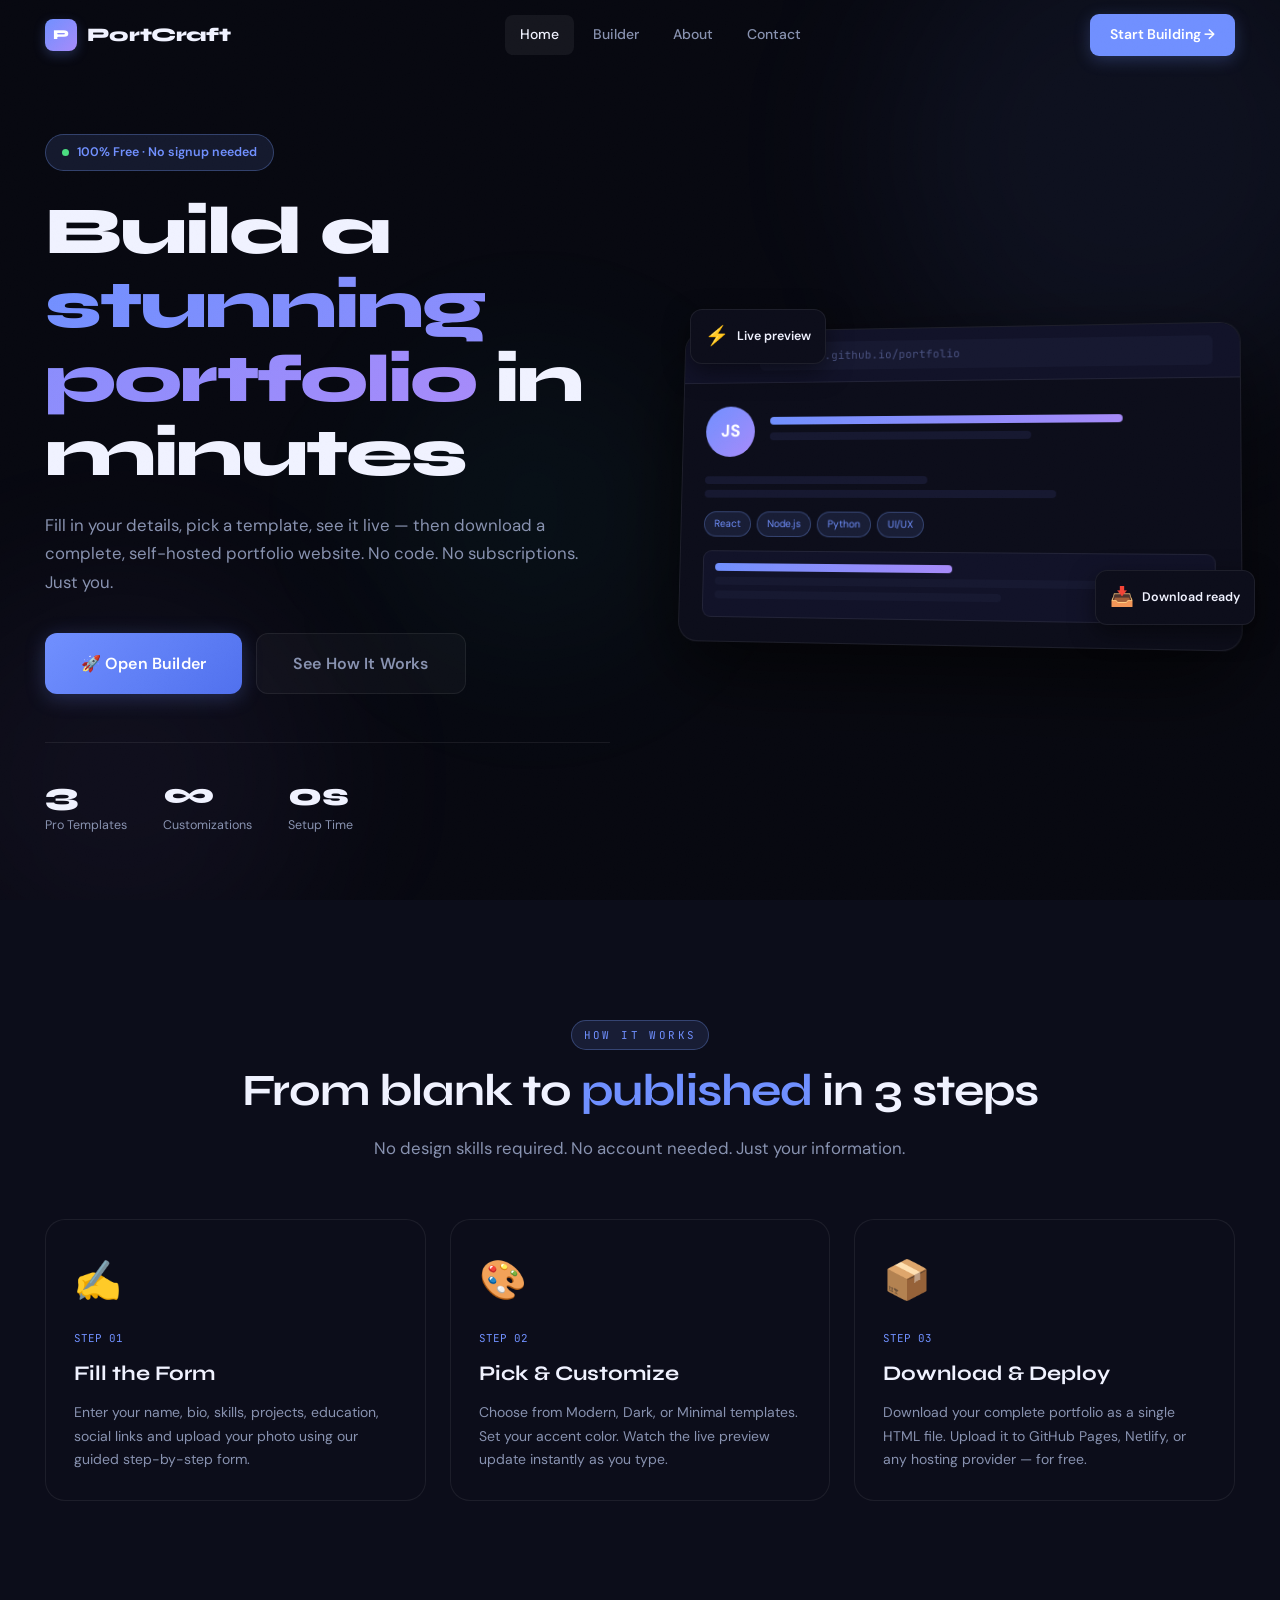
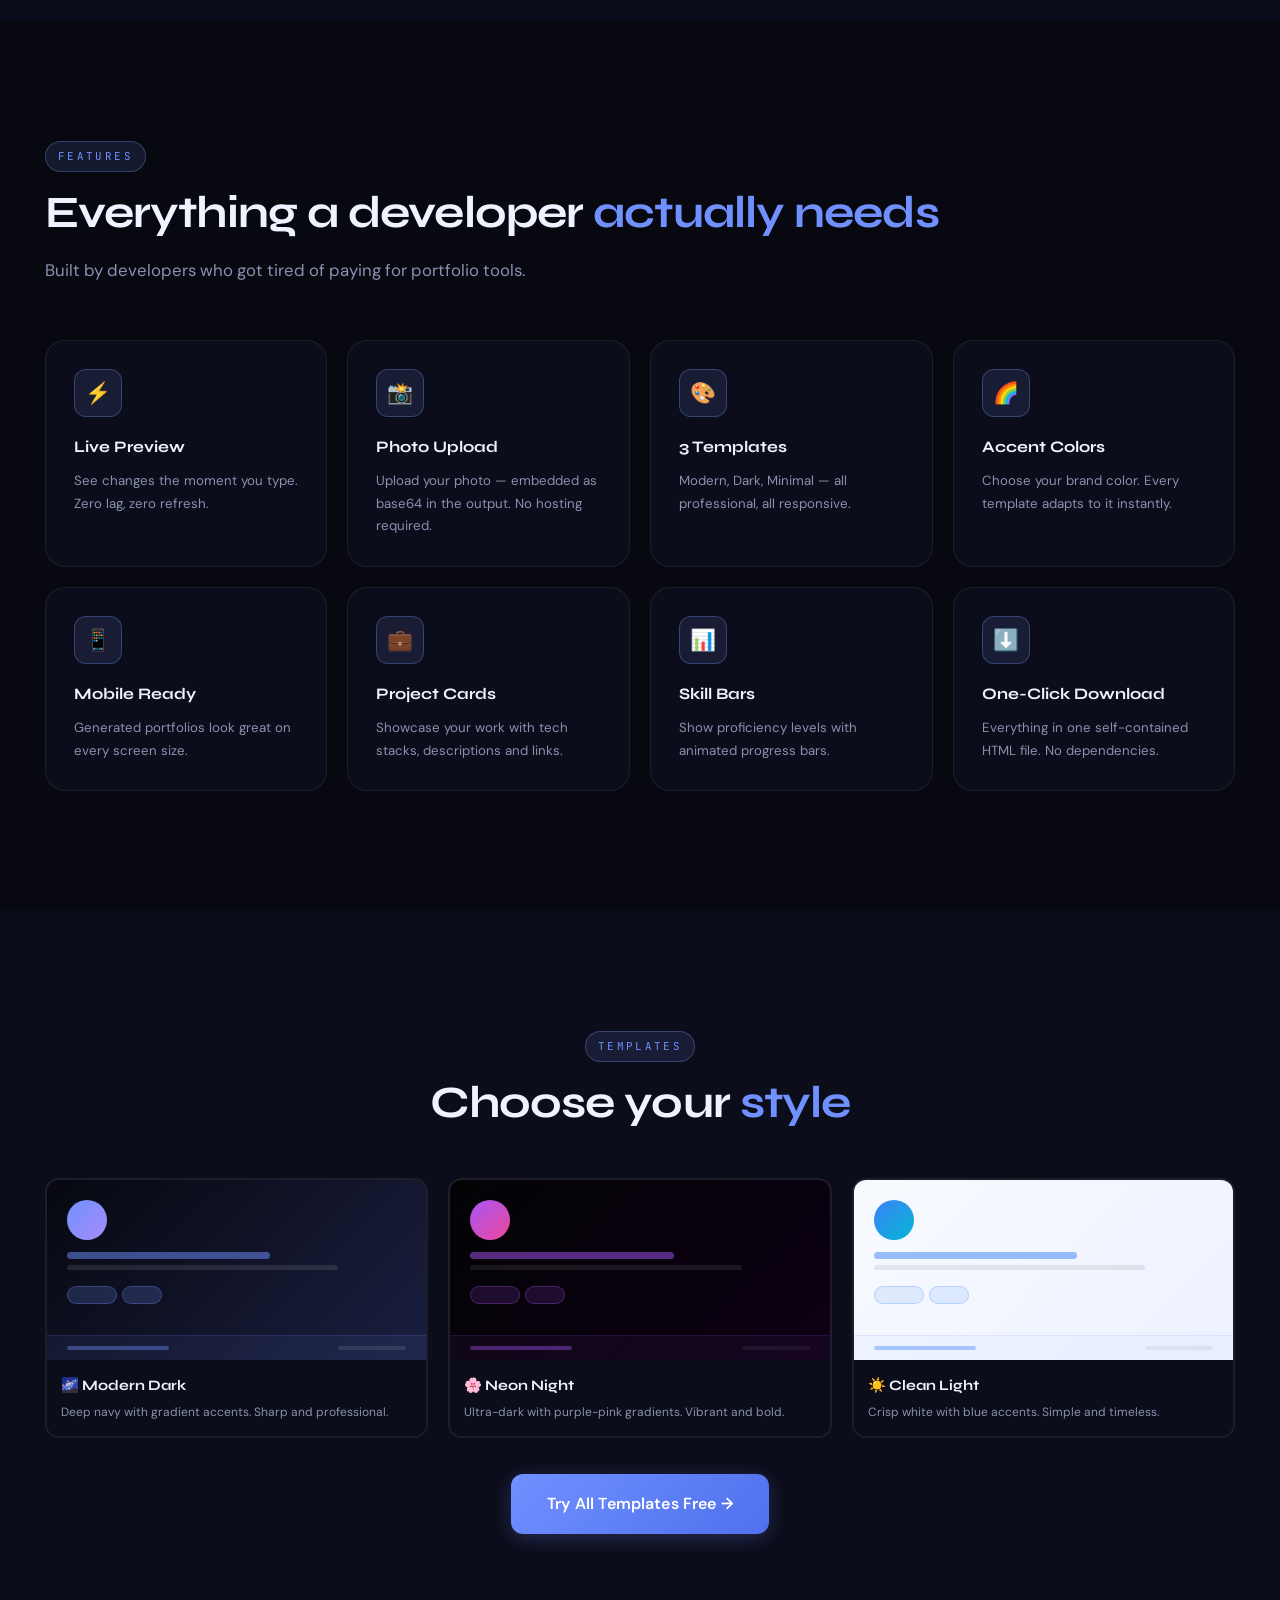
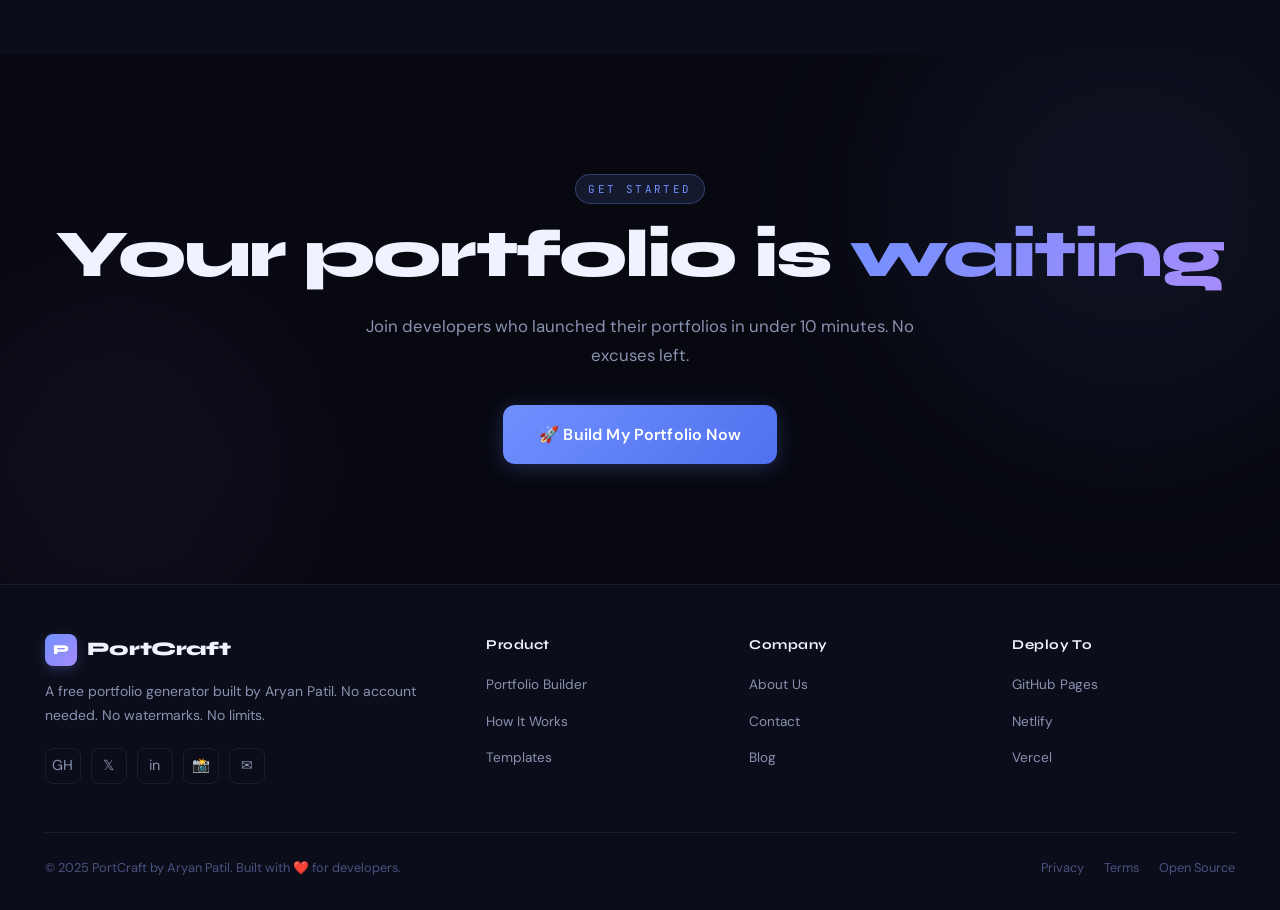
<file: index.html>
<!DOCTYPE html>
<html lang="en">
<head>
<meta charset="UTF-8"/><meta name="viewport" content="width=device-width,initial-scale=1"/>
<title>PortCraft — Build a Real Portfolio in Minutes</title>
<link rel="stylesheet" href="style.css"/>
</head>
<body>

<!-- ██ NAVBAR ██ -->
<nav id="navbar">
  <div class="nav-wrap">
    <a href="index.html" class="nav-brand">
      <div class="brand-mark">P</div>
      PortCraft
    </a>
    <button class="hamburger" id="hbg" aria-label="Menu"><span></span><span></span><span></span></button>
    <div class="nav-menu" id="navMenu">
      <a href="index.html" class="nav-link active">Home</a>
      <a href="builder.html" class="nav-link">Builder</a>
      <a href="about.html" class="nav-link">About</a>
      <a href="contact.html" class="nav-link">Contact</a>
    </div>
    <div class="nav-actions" id="navActions">
      <a href="builder.html" class="nav-cta">Start Building →</a>
    </div>
  </div>
</nav>

<!-- ██ HERO ██ -->
<section class="hero">
  <div class="orb-bg"><div class="orb orb1"></div><div class="orb orb2"></div><div class="orb orb3"></div></div>
  <div class="container rel">
    <div class="hero-inner">
      <div>
        <div class="hero-badge rv"><span class="dot"></span> 100% Free · No signup needed</div>
        <h1 class="s-h1 rv d1">Build a <span class="gradient-text">stunning portfolio</span> in minutes</h1>
        <p class="s-sub rv d2">Fill in your details, pick a template, see it live — then download a complete, self-hosted portfolio website. No code. No subscriptions. Just you.</p>
        <div class="hero-btns rv d3">
          <a href="builder.html" class="btn btn-primary btn-lg">🚀 Open Builder</a>
          <a href="#how" class="btn btn-ghost btn-lg">See How It Works</a>
        </div>
        <div class="hero-stats rv d4">
          <div><div class="stat-num">3</div><div class="stat-lbl">Pro Templates</div></div>
          <div><div class="stat-num">∞</div><div class="stat-lbl">Customizations</div></div>
          <div><div class="stat-num">0s</div><div class="stat-lbl">Setup Time</div></div>
        </div>
      </div>
      <div class="hero-visual rv d2">
        <div class="mockup-card">
          <div class="mockup-topbar">
            <div class="mockup-dot" style="background:#ff5f57"></div>
            <div class="mockup-dot" style="background:#febc2e"></div>
            <div class="mockup-dot" style="background:#28c840"></div>
            <div class="mockup-url">yourname.github.io/portfolio</div>
          </div>
          <div class="mockup-body">
            <div class="mockup-profile">
              <div class="mockup-avatar">JS</div>
              <div style="flex:1">
                <div class="mockup-bar w80 accent" style="margin-bottom:8px"></div>
                <div class="mockup-bar w60"></div>
              </div>
            </div>
            <div class="mockup-bar w45"></div>
            <div style="margin-top:6px"><div class="mockup-bar w70"></div></div>
            <div class="mockup-skills">
              <div class="mockup-tag">React</div>
              <div class="mockup-tag">Node.js</div>
              <div class="mockup-tag">Python</div>
              <div class="mockup-tag">UI/UX</div>
            </div>
            <div class="mockup-proj">
              <div class="mockup-bar w50 accent" style="margin-bottom:6px"></div>
              <div class="mockup-bar w80"></div>
              <div class="mockup-bar w60" style="margin-top:6px"></div>
            </div>
          </div>
        </div>
        <div class="float-badge b1"><span class="fb-icon">⚡</span> Live preview</div>
        <div class="float-badge b2"><span class="fb-icon">📥</span> Download ready</div>
      </div>
    </div>
  </div>
</section>

<!-- ██ HOW IT WORKS ██ -->
<section id="how" class="section" style="background:var(--bg2)">
  <div class="container">
    <div class="center rv" style="margin-bottom:56px">
      <span class="s-tag">How It Works</span>
      <h2 class="s-h2">From blank to <span class="accent">published</span> in 3 steps</h2>
      <p class="s-sub">No design skills required. No account needed. Just your information.</p>
    </div>
    <div class="g3">
      <div class="card rv">
        <div style="font-size:2.4rem;margin-bottom:16px">✍️</div>
        <div style="font-family:var(--f-mono);font-size:0.68rem;color:var(--blue);margin-bottom:8px">STEP 01</div>
        <h3 class="s-h3">Fill the Form</h3>
        <p style="color:var(--t2);font-size:0.875rem;line-height:1.7">Enter your name, bio, skills, projects, education, social links and upload your photo using our guided step-by-step form.</p>
      </div>
      <div class="card rv d1">
        <div style="font-size:2.4rem;margin-bottom:16px">🎨</div>
        <div style="font-family:var(--f-mono);font-size:0.68rem;color:var(--blue);margin-bottom:8px">STEP 02</div>
        <h3 class="s-h3">Pick & Customize</h3>
        <p style="color:var(--t2);font-size:0.875rem;line-height:1.7">Choose from Modern, Dark, or Minimal templates. Set your accent color. Watch the live preview update instantly as you type.</p>
      </div>
      <div class="card rv d2">
        <div style="font-size:2.4rem;margin-bottom:16px">📦</div>
        <div style="font-family:var(--f-mono);font-size:0.68rem;color:var(--blue);margin-bottom:8px">STEP 03</div>
        <h3 class="s-h3">Download & Deploy</h3>
        <p style="color:var(--t2);font-size:0.875rem;line-height:1.7">Download your complete portfolio as a single HTML file. Upload it to GitHub Pages, Netlify, or any hosting provider — for free.</p>
      </div>
    </div>
  </div>
</section>

<!-- ██ FEATURES ██ -->
<section class="section">
  <div class="container">
    <div class="rv" style="margin-bottom:56px">
      <span class="s-tag">Features</span>
      <h2 class="s-h2">Everything a developer <span class="accent">actually needs</span></h2>
      <p class="s-sub">Built by developers who got tired of paying for portfolio tools.</p>
    </div>
    <div class="g4">
      <div class="card rv"><div class="feature-icon">⚡</div><h3 class="s-h3" style="font-size:1rem">Live Preview</h3><p style="color:var(--t2);font-size:0.83rem">See changes the moment you type. Zero lag, zero refresh.</p></div>
      <div class="card rv d1"><div class="feature-icon">📸</div><h3 class="s-h3" style="font-size:1rem">Photo Upload</h3><p style="color:var(--t2);font-size:0.83rem">Upload your photo — embedded as base64 in the output. No hosting required.</p></div>
      <div class="card rv d2"><div class="feature-icon">🎨</div><h3 class="s-h3" style="font-size:1rem">3 Templates</h3><p style="color:var(--t2);font-size:0.83rem">Modern, Dark, Minimal — all professional, all responsive.</p></div>
      <div class="card rv d3"><div class="feature-icon">🌈</div><h3 class="s-h3" style="font-size:1rem">Accent Colors</h3><p style="color:var(--t2);font-size:0.83rem">Choose your brand color. Every template adapts to it instantly.</p></div>
      <div class="card rv"><div class="feature-icon">📱</div><h3 class="s-h3" style="font-size:1rem">Mobile Ready</h3><p style="color:var(--t2);font-size:0.83rem">Generated portfolios look great on every screen size.</p></div>
      <div class="card rv d1"><div class="feature-icon">💼</div><h3 class="s-h3" style="font-size:1rem">Project Cards</h3><p style="color:var(--t2);font-size:0.83rem">Showcase your work with tech stacks, descriptions and links.</p></div>
      <div class="card rv d2"><div class="feature-icon">📊</div><h3 class="s-h3" style="font-size:1rem">Skill Bars</h3><p style="color:var(--t2);font-size:0.83rem">Show proficiency levels with animated progress bars.</p></div>
      <div class="card rv d3"><div class="feature-icon">⬇️</div><h3 class="s-h3" style="font-size:1rem">One-Click Download</h3><p style="color:var(--t2);font-size:0.83rem">Everything in one self-contained HTML file. No dependencies.</p></div>
    </div>
  </div>
</section>

<!-- ██ TEMPLATES ██ -->
<section class="section" style="background:var(--bg2)">
  <div class="container">
    <div class="center rv" style="margin-bottom:48px">
      <span class="s-tag">Templates</span>
      <h2 class="s-h2">Choose your <span class="accent">style</span></h2>
    </div>
    <div class="template-showcase">
      <div class="tpl-preview rv">
        <div class="tpl-thumb" style="background:linear-gradient(135deg,#070810,#1a1f40)">
          <div style="padding:20px;flex:1">
            <div style="width:40px;height:40px;border-radius:50%;background:linear-gradient(135deg,#7090ff,#a78bfa);margin-bottom:12px"></div>
            <div style="height:7px;background:rgba(112,144,255,0.5);border-radius:4px;width:60%;margin-bottom:6px"></div>
            <div style="height:5px;background:rgba(255,255,255,0.1);border-radius:4px;width:80%;margin-bottom:16px"></div>
            <div style="display:flex;gap:5px"><div style="height:18px;width:50px;border-radius:99px;background:rgba(112,144,255,0.2);border:1px solid rgba(112,144,255,0.3)"></div><div style="height:18px;width:40px;border-radius:99px;background:rgba(112,144,255,0.2);border:1px solid rgba(112,144,255,0.3)"></div></div>
          </div>
          <div style="padding:10px 20px;background:rgba(112,144,255,0.08);border-top:1px solid rgba(112,144,255,0.15);display:flex;justify-content:space-between">
            <div style="height:4px;width:30%;background:rgba(112,144,255,0.4);border-radius:2px"></div>
            <div style="height:4px;width:20%;background:rgba(255,255,255,0.1);border-radius:2px"></div>
          </div>
        </div>
        <div class="tpl-meta"><div class="tpl-name">🌌 Modern Dark</div><div class="tpl-desc">Deep navy with gradient accents. Sharp and professional.</div></div>
      </div>
      <div class="tpl-preview rv d1">
        <div class="tpl-thumb" style="background:linear-gradient(135deg,#030305,#0d0014)">
          <div style="padding:20px;flex:1">
            <div style="width:40px;height:40px;border-radius:50%;background:linear-gradient(135deg,#a855f7,#ec4899);margin-bottom:12px"></div>
            <div style="height:7px;background:rgba(168,85,247,0.5);border-radius:4px;width:60%;margin-bottom:6px"></div>
            <div style="height:5px;background:rgba(255,255,255,0.08);border-radius:4px;width:80%;margin-bottom:16px"></div>
            <div style="display:flex;gap:5px"><div style="height:18px;width:50px;border-radius:99px;background:rgba(168,85,247,0.15);border:1px solid rgba(168,85,247,0.3)"></div><div style="height:18px;width:40px;border-radius:99px;background:rgba(168,85,247,0.15);border:1px solid rgba(168,85,247,0.3)"></div></div>
          </div>
          <div style="padding:10px 20px;background:rgba(168,85,247,0.06);border-top:1px solid rgba(168,85,247,0.12);display:flex;justify-content:space-between">
            <div style="height:4px;width:30%;background:rgba(168,85,247,0.4);border-radius:2px"></div>
            <div style="height:4px;width:20%;background:rgba(255,255,255,0.06);border-radius:2px"></div>
          </div>
        </div>
        <div class="tpl-meta"><div class="tpl-name">🌸 Neon Night</div><div class="tpl-desc">Ultra-dark with purple-pink gradients. Vibrant and bold.</div></div>
      </div>
      <div class="tpl-preview rv d2">
        <div class="tpl-thumb" style="background:linear-gradient(135deg,#f8faff,#edf2ff)">
          <div style="padding:20px;flex:1">
            <div style="width:40px;height:40px;border-radius:50%;background:linear-gradient(135deg,#3b82f6,#06b6d4);margin-bottom:12px"></div>
            <div style="height:7px;background:rgba(59,130,246,0.5);border-radius:4px;width:60%;margin-bottom:6px"></div>
            <div style="height:5px;background:rgba(0,0,0,0.08);border-radius:4px;width:80%;margin-bottom:16px"></div>
            <div style="display:flex;gap:5px"><div style="height:18px;width:50px;border-radius:99px;background:rgba(59,130,246,0.12);border:1px solid rgba(59,130,246,0.25)"></div><div style="height:18px;width:40px;border-radius:99px;background:rgba(59,130,246,0.12);border:1px solid rgba(59,130,246,0.25)"></div></div>
          </div>
          <div style="padding:10px 20px;background:rgba(59,130,246,0.04);border-top:1px solid rgba(59,130,246,0.1);display:flex;justify-content:space-between">
            <div style="height:4px;width:30%;background:rgba(59,130,246,0.4);border-radius:2px"></div>
            <div style="height:4px;width:20%;background:rgba(0,0,0,0.06);border-radius:2px"></div>
          </div>
        </div>
        <div class="tpl-meta" style="background:var(--bg2)"><div class="tpl-name">☀️ Clean Light</div><div class="tpl-desc">Crisp white with blue accents. Simple and timeless.</div></div>
      </div>
    </div>
    <div class="center" style="margin-top:36px"><a href="builder.html" class="btn btn-primary btn-lg rv">Try All Templates Free →</a></div>
  </div>
</section>

<!-- ██ CTA ██ -->
<section class="section" style="text-align:center;position:relative;overflow:hidden">
  <div class="orb-bg"><div class="orb orb1" style="opacity:1.5"></div><div class="orb orb2" style="opacity:1.5"></div></div>
  <div class="container rel">
    <span class="s-tag rv">Get Started</span>
    <h2 class="s-h1 rv d1">Your portfolio is <span class="gradient-text">waiting</span></h2>
    <p class="s-sub rv d2" style="margin:0 auto 36px">Join developers who launched their portfolios in under 10 minutes. No excuses left.</p>
    <a href="builder.html" class="btn btn-primary btn-lg rv d3">🚀 Build My Portfolio Now</a>
  </div>
</section>

<!-- ██ FOOTER ██ -->
<footer class="footer">
  <div class="container">
    <div class="footer-grid">
      <div class="footer-brand">
        <a href="index.html" class="nav-brand" style="display:inline-flex;margin-bottom:14px"><div class="brand-mark">P</div>PortCraft</a>
        <p class="footer-desc">A free portfolio generator built by Aryan Patil. No account needed. No watermarks. No limits.</p>
        <div class="footer-social">
          <a href="https://github.com/Aryan4A" target="_blank" class="social-btn" title="GitHub">GH</a>
          <a href="https://x.com/AryanPatil45" target="_blank" class="social-btn" title="Twitter/X">𝕏</a>
          <a href="https://www.linkedin.com/in/devaryanx/" target="_blank" class="social-btn" title="LinkedIn">in</a>
          <a href="https://instagram.com/aryan_patil0492" target="_blank" class="social-btn" title="Instagram">📸</a>
          <a href="mailto:aryanpatil4554@gmail.com" class="social-btn" title="Email">✉</a>
        </div>
      </div>
      <div class="footer-col"><h4>Product</h4><ul><li><a href="builder.html">Portfolio Builder</a></li><li><a href="#how">How It Works</a></li><li><a href="index.html#templates">Templates</a></li></ul></div>
      <div class="footer-col"><h4>Company</h4><ul><li><a href="about.html">About Us</a></li><li><a href="contact.html">Contact</a></li><li><a href="#">Blog</a></li></ul></div>
      <div class="footer-col"><h4>Deploy To</h4><ul><li><a href="#">GitHub Pages</a></li><li><a href="#">Netlify</a></li><li><a href="#">Vercel</a></li></ul></div>
    </div>
    <div class="footer-bottom">
      <p class="footer-copy">© 2025 PortCraft by Aryan Patil. Built with ❤️ for developers.</p>
      <div class="footer-links"><a href="#">Privacy</a><a href="#">Terms</a><a href="#">Open Source</a></div>
    </div>
  </div>
</footer>

<script src="script.js"></script>
</body>
</html>
</file>
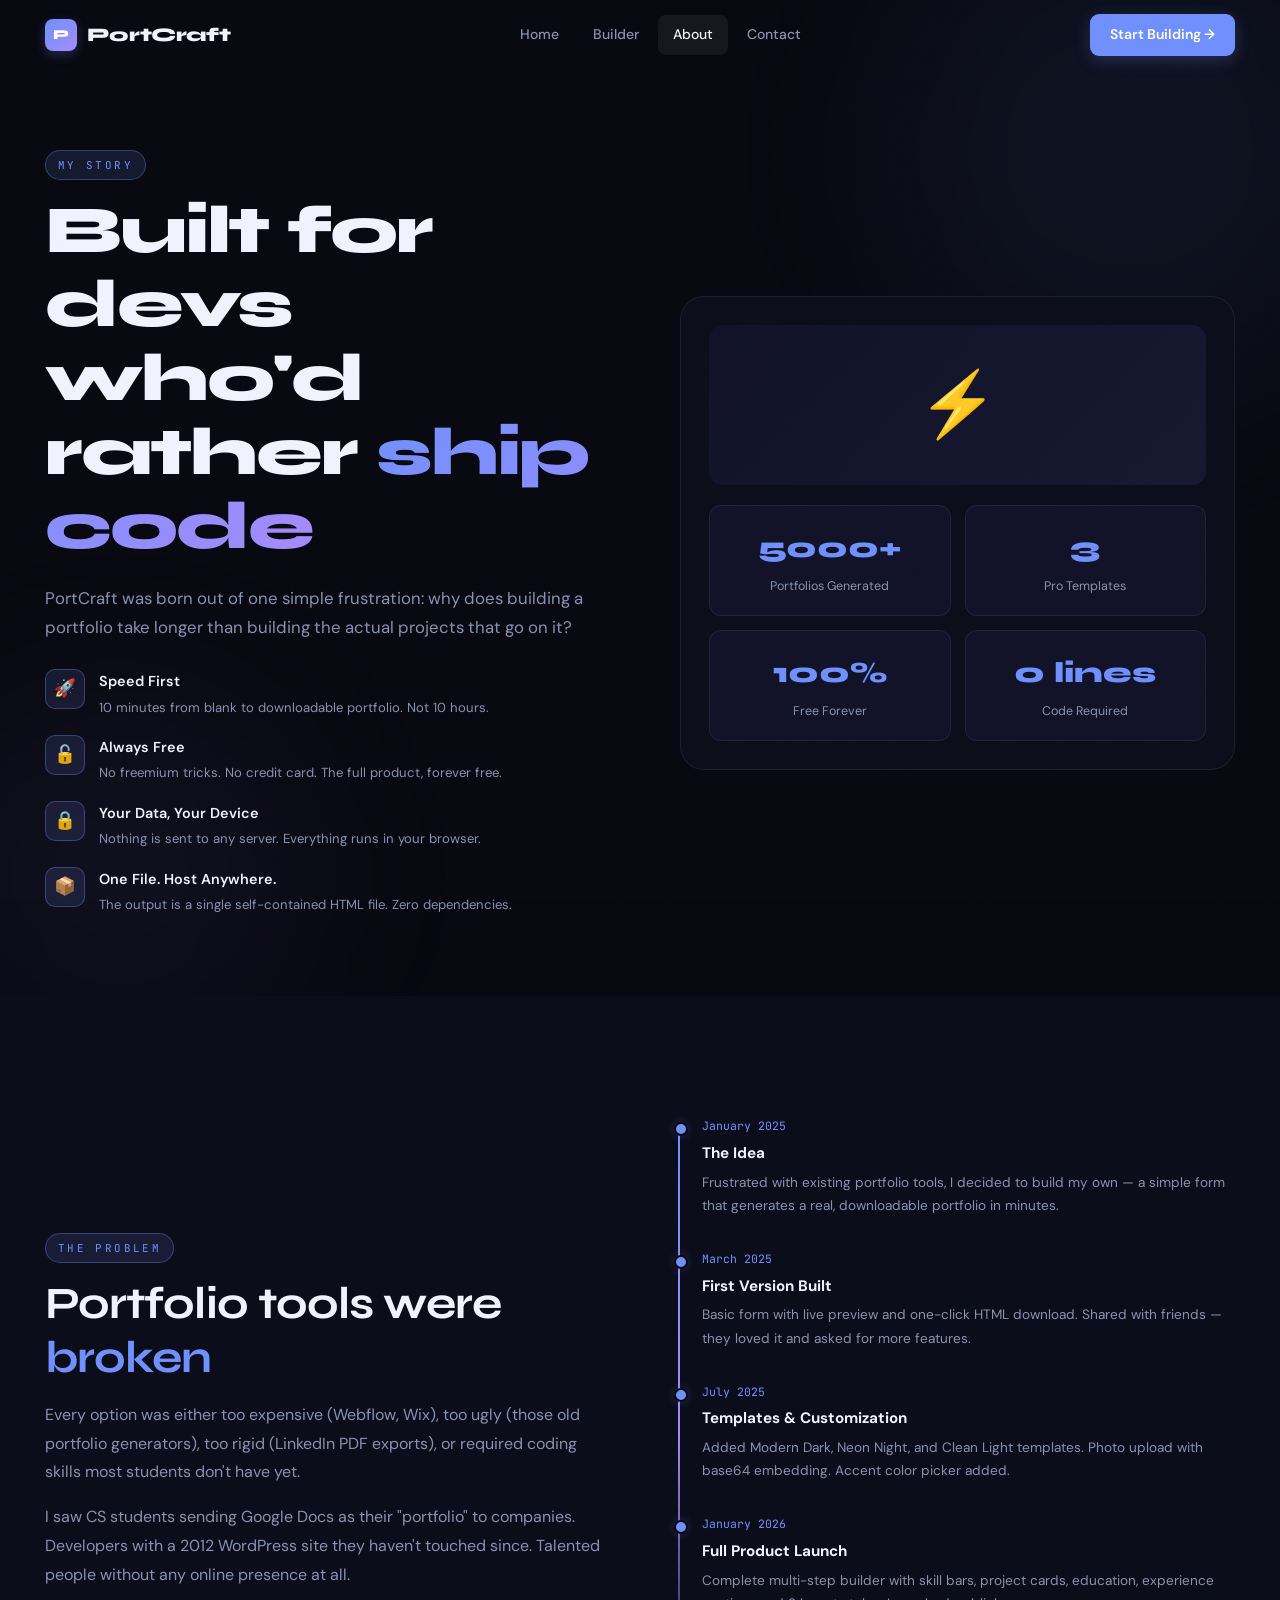
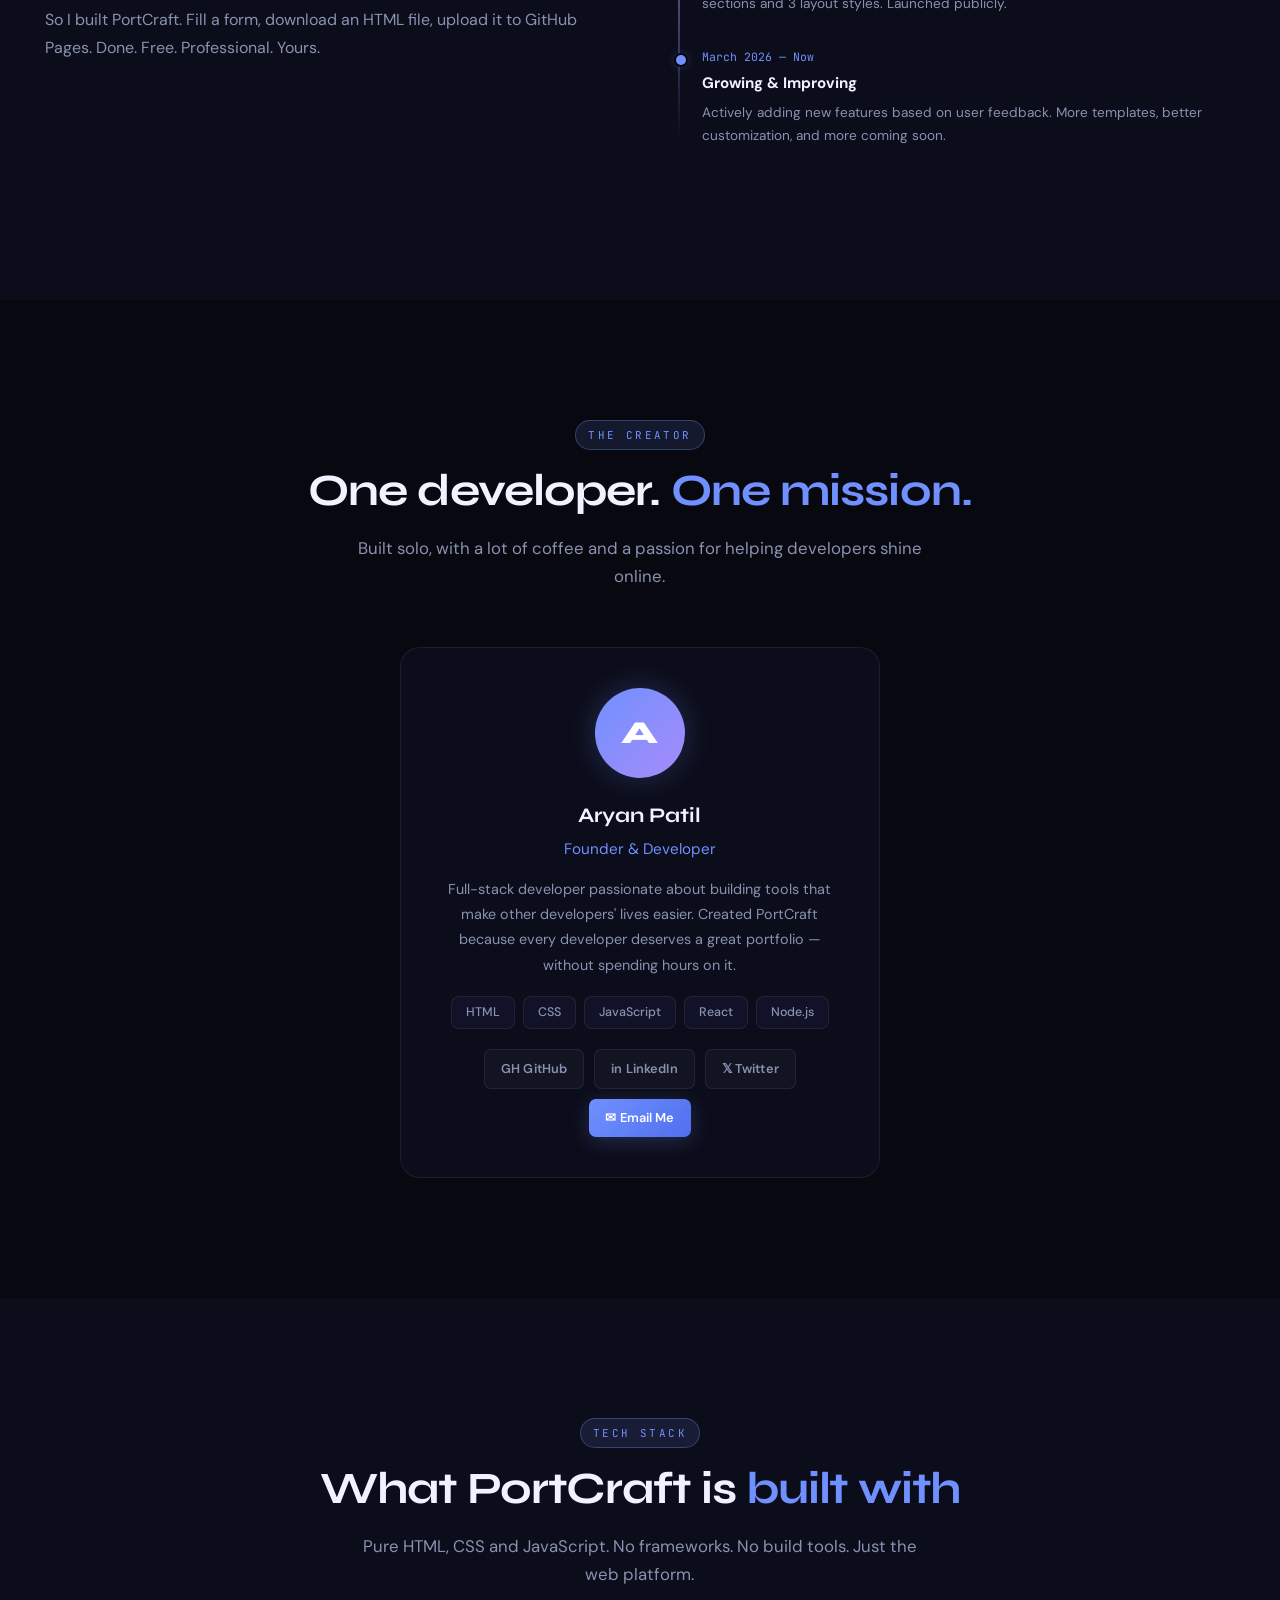
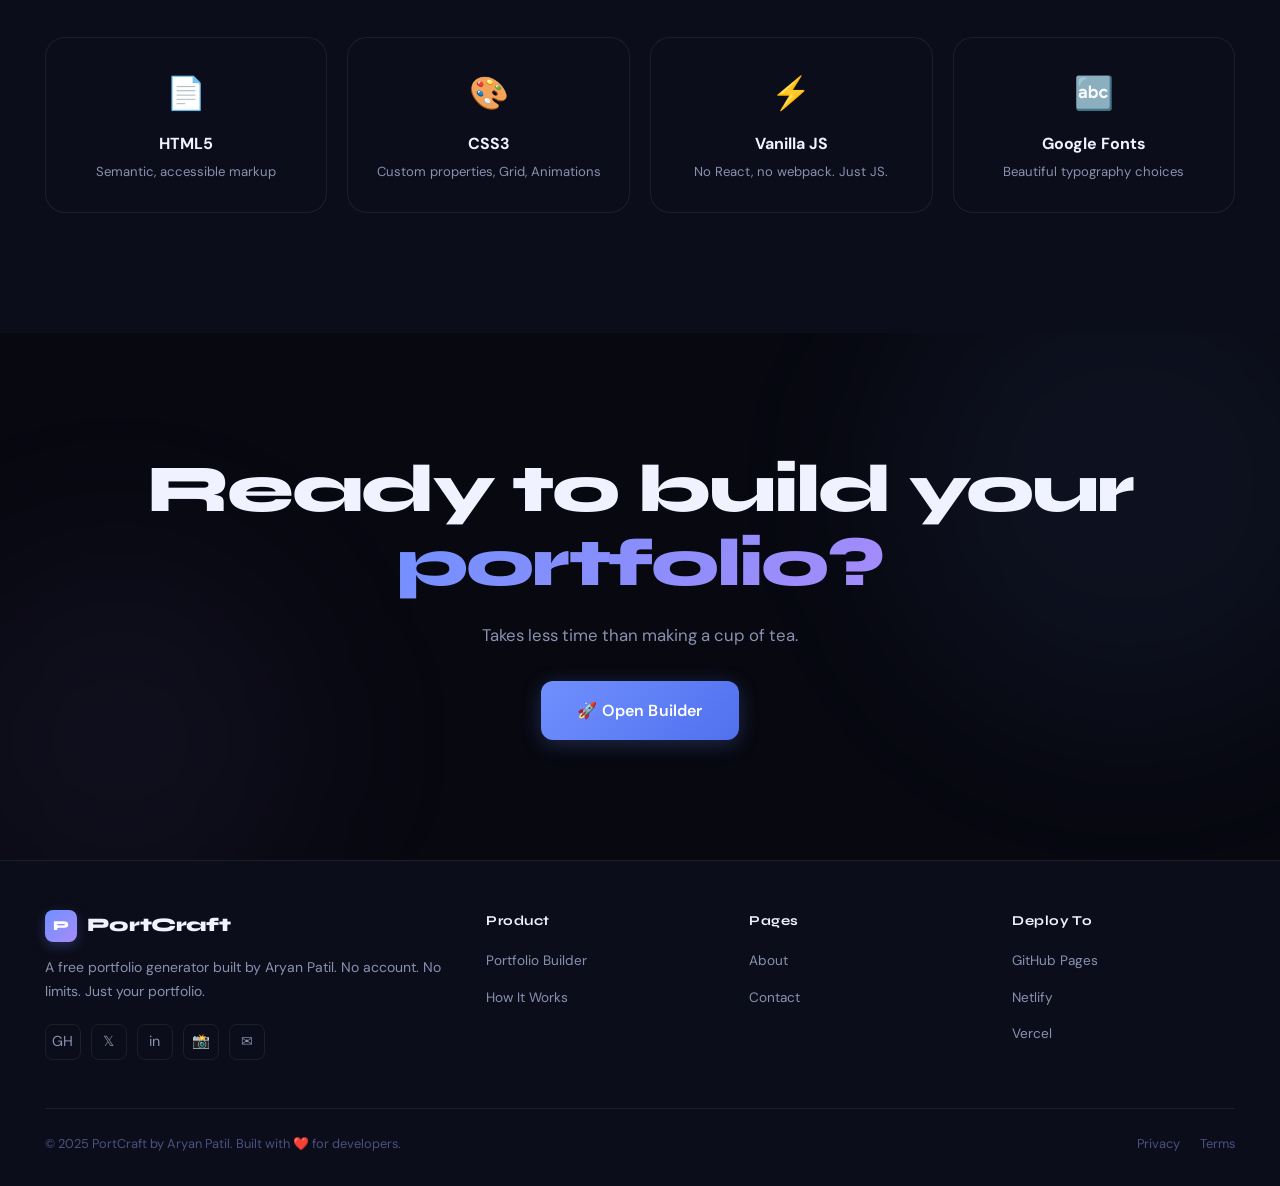
<file: about.html>
<!DOCTYPE html>
<html lang="en">
<head>
<meta charset="UTF-8"/><meta name="viewport" content="width=device-width,initial-scale=1"/>
<title>About — PortCraft</title>
<link rel="stylesheet" href="style.css"/>
</head>
<body>

<nav id="navbar">
  <div class="nav-wrap">
    <a href="index.html" class="nav-brand"><div class="brand-mark">P</div>PortCraft</a>
    <button class="hamburger" id="hbg"><span></span><span></span><span></span></button>
    <div class="nav-menu" id="navMenu">
      <a href="index.html" class="nav-link">Home</a>
      <a href="builder.html" class="nav-link">Builder</a>
      <a href="about.html" class="nav-link active">About</a>
      <a href="contact.html" class="nav-link">Contact</a>
    </div>
    <div class="nav-actions" id="navActions">
      <a href="builder.html" class="nav-cta">Start Building →</a>
    </div>
  </div>
</nav>

<!-- ABOUT HERO -->
<section class="about-hero">
  <div class="orb-bg"><div class="orb orb1"></div><div class="orb orb2"></div></div>
  <div class="container rel">
    <div class="about-grid">
      <div>
        <span class="s-tag rv">My Story</span>
        <h1 class="s-h1 rv d1">Built for devs who'd rather <span class="gradient-text">ship code</span></h1>
        <p class="s-sub rv d2">PortCraft was born out of one simple frustration: why does building a portfolio take longer than building the actual projects that go on it?</p>
        <div class="values-list rv d3">
          <div class="value-item">
            <div class="value-icon">🚀</div>
            <div>
              <div class="value-title">Speed First</div>
              <div class="value-desc">10 minutes from blank to downloadable portfolio. Not 10 hours.</div>
            </div>
          </div>
          <div class="value-item">
            <div class="value-icon">🔓</div>
            <div>
              <div class="value-title">Always Free</div>
              <div class="value-desc">No freemium tricks. No credit card. The full product, forever free.</div>
            </div>
          </div>
          <div class="value-item">
            <div class="value-icon">🔒</div>
            <div>
              <div class="value-title">Your Data, Your Device</div>
              <div class="value-desc">Nothing is sent to any server. Everything runs in your browser.</div>
            </div>
          </div>
          <div class="value-item">
            <div class="value-icon">📦</div>
            <div>
              <div class="value-title">One File. Host Anywhere.</div>
              <div class="value-desc">The output is a single self-contained HTML file. Zero dependencies.</div>
            </div>
          </div>
        </div>
      </div>
      <div class="rv d2">
        <div class="about-img-card">
          <div style="height:160px;background:linear-gradient(135deg,var(--bg3),var(--bg4));border-radius:14px;display:flex;align-items:center;justify-content:center;margin-bottom:20px;font-size:4rem">⚡</div>
          <div class="about-stats-grid">
            <div class="about-stat-box"><div class="about-stat-num" data-count="5000" data-suffix="+">0+</div><div class="about-stat-lbl">Portfolios Generated</div></div>
            <div class="about-stat-box"><div class="about-stat-num" data-count="3" data-suffix="">0</div><div class="about-stat-lbl">Pro Templates</div></div>
            <div class="about-stat-box"><div class="about-stat-num" data-count="100" data-suffix="%">0%</div><div class="about-stat-lbl">Free Forever</div></div>
            <div class="about-stat-box"><div class="about-stat-num" data-count="0" data-suffix=" lines">0 lines</div><div class="about-stat-lbl">Code Required</div></div>
          </div>
        </div>
      </div>
    </div>
  </div>
</section>

<!-- STORY -->
<section class="section" style="background:var(--bg2)">
  <div class="container">
    <div class="g2" style="align-items:center;gap:60px">
      <div class="rv">
        <span class="s-tag">The Problem</span>
        <h2 class="s-h2">Portfolio tools were <span class="accent">broken</span></h2>
        <p style="color:var(--t2);line-height:1.8;margin-bottom:16px">Every option was either too expensive (Webflow, Wix), too ugly (those old portfolio generators), too rigid (LinkedIn PDF exports), or required coding skills most students don't have yet.</p>
        <p style="color:var(--t2);line-height:1.8;margin-bottom:16px">I saw CS students sending Google Docs as their "portfolio" to companies. Developers with a 2012 WordPress site they haven't touched since. Talented people without any online presence at all.</p>
        <p style="color:var(--t2);line-height:1.8">So I built PortCraft. Fill a form, download an HTML file, upload it to GitHub Pages. Done. Free. Professional. Yours.</p>
      </div>
      <div class="rv d1">
        <div class="timeline">
          <div class="tl-item">
            <div class="tl-dot"></div>
            <div class="tl-year">January 2025</div>
            <div class="tl-title">The Idea</div>
            <div class="tl-desc">Frustrated with existing portfolio tools, I decided to build my own — a simple form that generates a real, downloadable portfolio in minutes.</div>
          </div>
          <div class="tl-item">
            <div class="tl-dot"></div>
            <div class="tl-year">March 2025</div>
            <div class="tl-title">First Version Built</div>
            <div class="tl-desc">Basic form with live preview and one-click HTML download. Shared with friends — they loved it and asked for more features.</div>
          </div>
          <div class="tl-item">
            <div class="tl-dot"></div>
            <div class="tl-year">July 2025</div>
            <div class="tl-title">Templates & Customization</div>
            <div class="tl-desc">Added Modern Dark, Neon Night, and Clean Light templates. Photo upload with base64 embedding. Accent color picker added.</div>
          </div>
          <div class="tl-item">
            <div class="tl-dot"></div>
            <div class="tl-year">January 2026</div>
            <div class="tl-title">Full Product Launch</div>
            <div class="tl-desc">Complete multi-step builder with skill bars, project cards, education, experience sections and 3 layout styles. Launched publicly.</div>
          </div>
          <div class="tl-item">
            <div class="tl-dot"></div>
            <div class="tl-year">March 2026 — Now</div>
            <div class="tl-title">Growing & Improving</div>
            <div class="tl-desc">Actively adding new features based on user feedback. More templates, better customization, and more coming soon.</div>
          </div>
        </div>
      </div>
    </div>
  </div>
</section>

<!-- CREATOR -->
<section class="section">
  <div class="container">
    <div class="center rv" style="margin-bottom:56px">
      <span class="s-tag">The Creator</span>
      <h2 class="s-h2">One developer. <span class="accent">One mission.</span></h2>
      <p class="s-sub">Built solo, with a lot of coffee and a passion for helping developers shine online.</p>
    </div>
    <div style="max-width:480px;margin:0 auto">
      <div class="card team-card rv" style="padding:40px 36px">
        <div style="width:90px;height:90px;border-radius:50%;background:linear-gradient(135deg,var(--blue),var(--violet));display:flex;align-items:center;justify-content:center;font-family:var(--f-head);font-weight:800;font-size:2rem;color:#fff;margin:0 auto 20px;box-shadow:0 0 30px var(--blueglow)">A</div>
        <div class="team-name" style="font-size:1.3rem">Aryan Patil</div>
        <div class="team-role" style="font-size:0.95rem;margin-bottom:14px">Founder &amp; Developer</div>
        <div class="team-bio" style="font-size:0.9rem;line-height:1.75">
          Full-stack developer passionate about building tools that make other developers' lives easier.
          Created PortCraft because every developer deserves a great portfolio — without spending hours on it.
        </div>
        <div class="tech-stack" style="justify-content:center;margin-top:18px">
          <span class="tech-badge">HTML</span>
          <span class="tech-badge">CSS</span>
          <span class="tech-badge">JavaScript</span>
          <span class="tech-badge">React</span>
          <span class="tech-badge">Node.js</span>
        </div>
        <div style="display:flex;gap:10px;justify-content:center;margin-top:20px;flex-wrap:wrap">
          <a href="https://github.com/Aryan4A" target="_blank" class="btn btn-ghost btn-sm">GH GitHub</a>
          <a href="https://www.linkedin.com/in/devaryanx/" target="_blank" class="btn btn-ghost btn-sm">in LinkedIn</a>
          <a href="https://x.com/AryanPatil45" target="_blank" class="btn btn-ghost btn-sm">𝕏 Twitter</a>
          <a href="mailto:aryanpatil4554@gmail.com" class="btn btn-primary btn-sm">✉ Email Me</a>
        </div>
      </div>
    </div>
  </div>
</section>

<!-- TECH STACK -->
<section class="section" style="background:var(--bg2)">
  <div class="container">
    <div class="center rv" style="margin-bottom:48px">
      <span class="s-tag">Tech Stack</span>
      <h2 class="s-h2">What PortCraft is <span class="accent">built with</span></h2>
      <p class="s-sub">Pure HTML, CSS and JavaScript. No frameworks. No build tools. Just the web platform.</p>
    </div>
    <div class="g4">
      <div class="card rv" style="text-align:center"><div style="font-size:2rem;margin-bottom:10px">📄</div><div style="font-weight:700;margin-bottom:4px">HTML5</div><div style="font-size:0.82rem;color:var(--t2)">Semantic, accessible markup</div></div>
      <div class="card rv d1" style="text-align:center"><div style="font-size:2rem;margin-bottom:10px">🎨</div><div style="font-weight:700;margin-bottom:4px">CSS3</div><div style="font-size:0.82rem;color:var(--t2)">Custom properties, Grid, Animations</div></div>
      <div class="card rv d2" style="text-align:center"><div style="font-size:2rem;margin-bottom:10px">⚡</div><div style="font-weight:700;margin-bottom:4px">Vanilla JS</div><div style="font-size:0.82rem;color:var(--t2)">No React, no webpack. Just JS.</div></div>
      <div class="card rv d3" style="text-align:center"><div style="font-size:2rem;margin-bottom:10px">🔤</div><div style="font-weight:700;margin-bottom:4px">Google Fonts</div><div style="font-size:0.82rem;color:var(--t2)">Beautiful typography choices</div></div>
    </div>
  </div>
</section>

<!-- CTA -->
<section class="section" style="text-align:center;position:relative;overflow:hidden">
  <div class="orb-bg"><div class="orb orb1"></div><div class="orb orb2"></div></div>
  <div class="container rel">
    <h2 class="s-h1 rv">Ready to build your <span class="gradient-text">portfolio?</span></h2>
    <p class="s-sub rv d1" style="margin:0 auto 32px">Takes less time than making a cup of tea.</p>
    <a href="builder.html" class="btn btn-primary btn-lg rv d2">🚀 Open Builder</a>
  </div>
</section>

<!-- FOOTER -->
<footer class="footer">
  <div class="container">
    <div class="footer-grid">
      <div class="footer-brand">
        <a href="index.html" class="nav-brand" style="display:inline-flex;margin-bottom:14px"><div class="brand-mark">P</div>PortCraft</a>
        <p class="footer-desc">A free portfolio generator built by Aryan Patil. No account. No limits. Just your portfolio.</p>
        <div class="footer-social">
          <a href="https://github.com/Aryan4A" target="_blank" class="social-btn" title="GitHub">GH</a>
          <a href="https://x.com/AryanPatil45" target="_blank" class="social-btn" title="Twitter/X">𝕏</a>
          <a href="https://www.linkedin.com/in/devaryanx/" target="_blank" class="social-btn" title="LinkedIn">in</a>
          <a href="https://instagram.com/aryan_patil0492" target="_blank" class="social-btn" title="Instagram">📸</a>
          <a href="mailto:aryanpatil4554@gmail.com" class="social-btn" title="Email">✉</a>
        </div>
      </div>
      <div class="footer-col"><h4>Product</h4><ul><li><a href="builder.html">Portfolio Builder</a></li><li><a href="index.html#how">How It Works</a></li></ul></div>
      <div class="footer-col"><h4>Pages</h4><ul><li><a href="about.html">About</a></li><li><a href="contact.html">Contact</a></li></ul></div>
      <div class="footer-col"><h4>Deploy To</h4><ul><li><a href="#">GitHub Pages</a></li><li><a href="#">Netlify</a></li><li><a href="#">Vercel</a></li></ul></div>
    </div>
    <div class="footer-bottom">
      <p class="footer-copy">© 2025 PortCraft by Aryan Patil. Built with ❤️ for developers.</p>
      <div class="footer-links"><a href="#">Privacy</a><a href="#">Terms</a></div>
    </div>
  </div>
</footer>

<script src="script.js"></script>
</body>
</html>
</file>
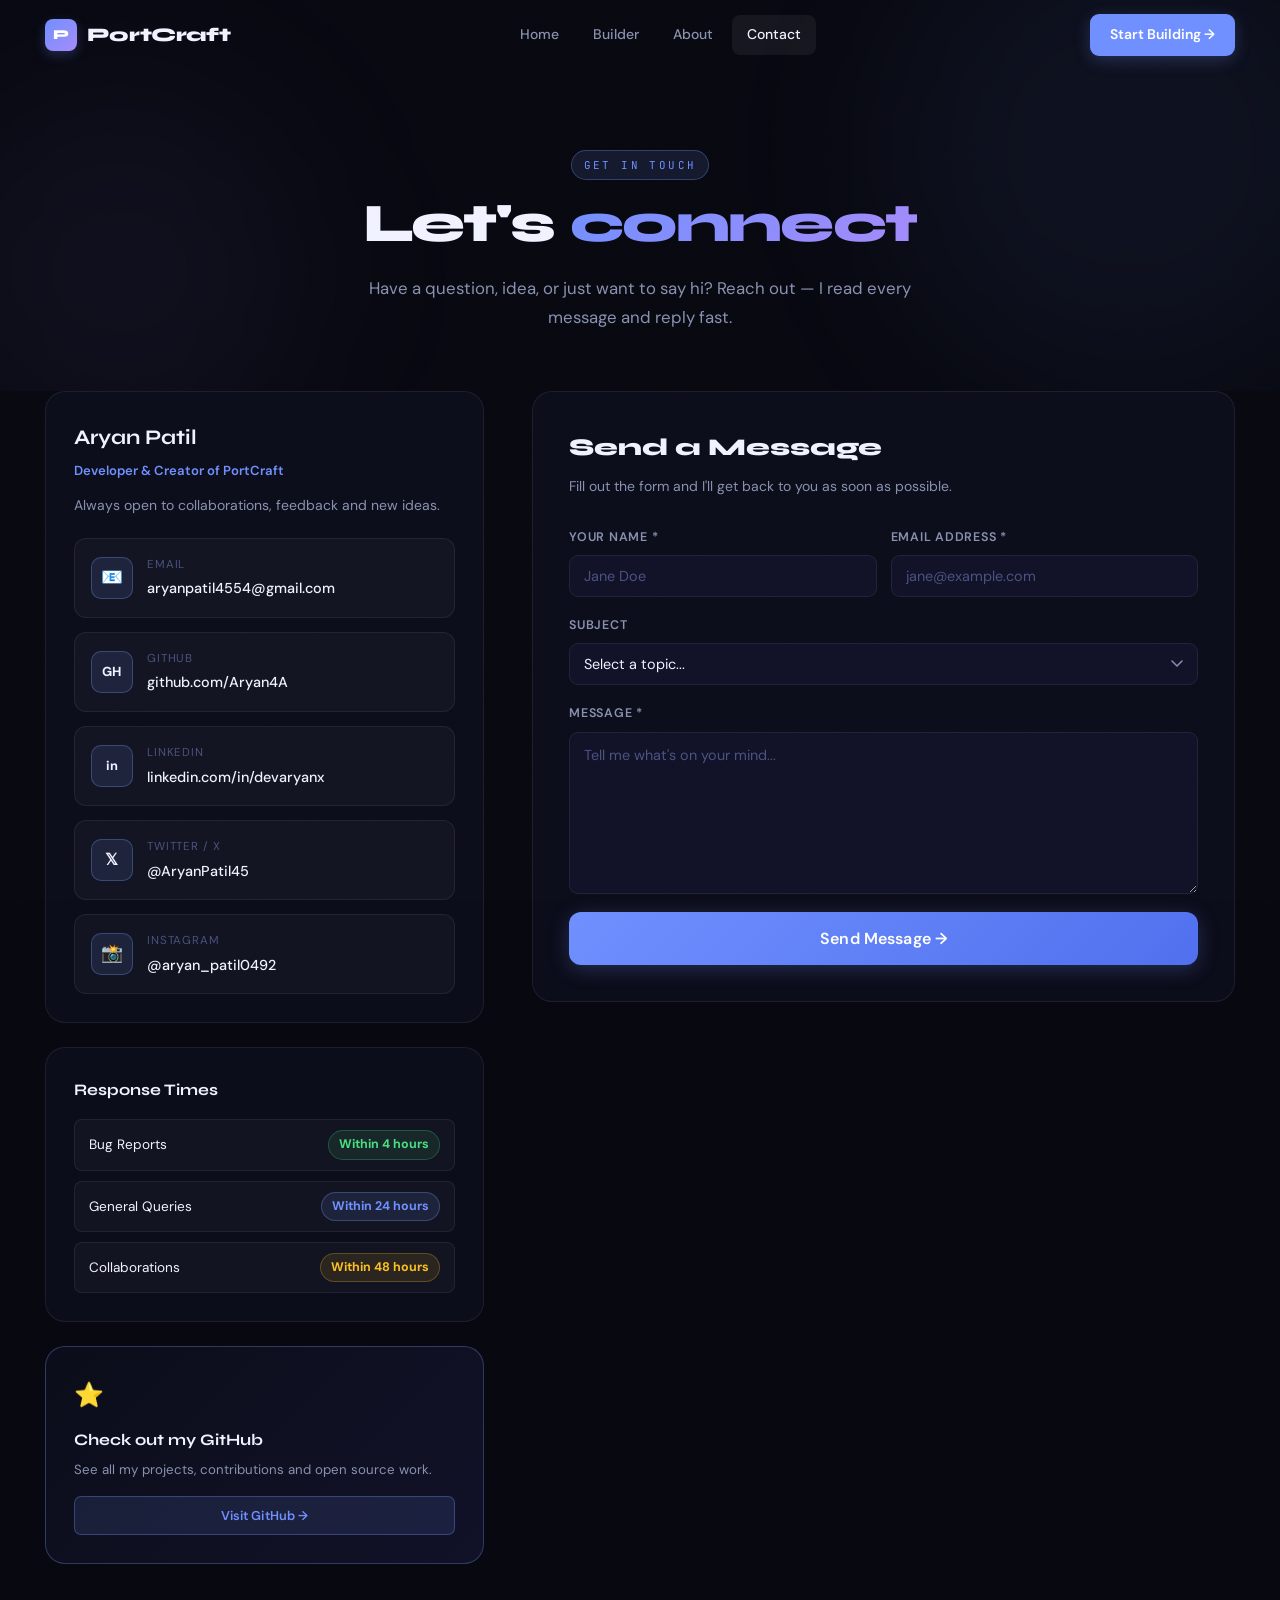
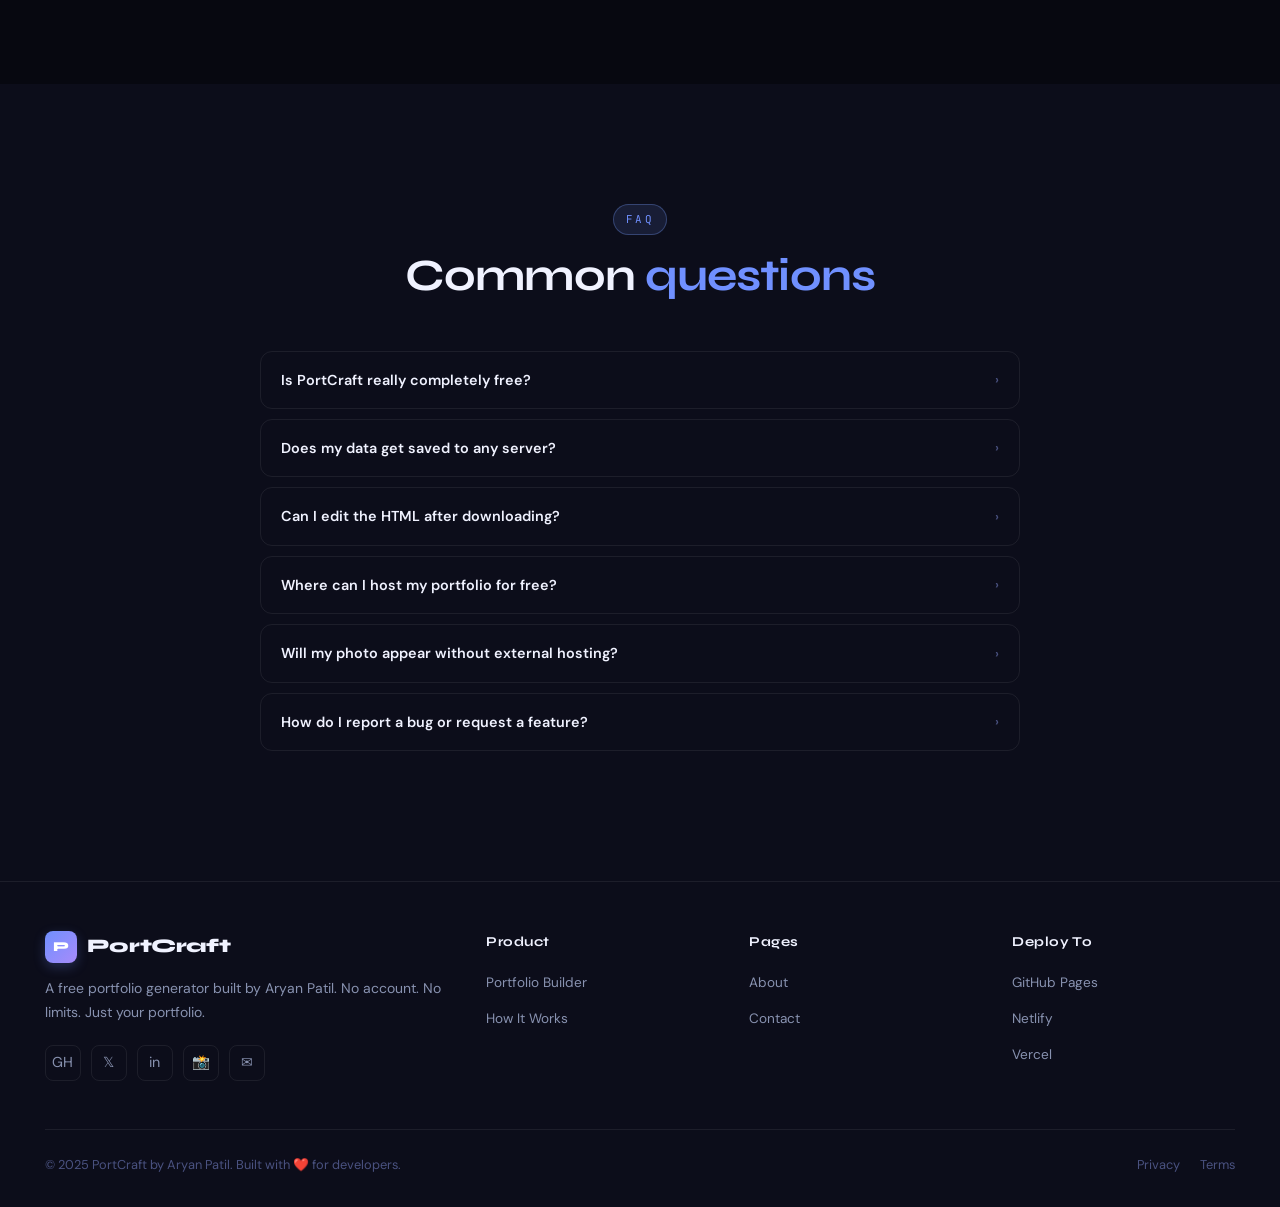
<file: contact.html>
<!DOCTYPE html>
<html lang="en">
<head>
<meta charset="UTF-8"/><meta name="viewport" content="width=device-width,initial-scale=1"/>
<title>Contact — PortCraft</title>
<link rel="stylesheet" href="style.css"/>
</head>
<body>

<nav id="navbar">
  <div class="nav-wrap">
    <a href="index.html" class="nav-brand"><div class="brand-mark">P</div>PortCraft</a>
    <button class="hamburger" id="hbg"><span></span><span></span><span></span></button>
    <div class="nav-menu" id="navMenu">
      <a href="index.html" class="nav-link">Home</a>
      <a href="builder.html" class="nav-link">Builder</a>
      <a href="about.html" class="nav-link">About</a>
      <a href="contact.html" class="nav-link active">Contact</a>
    </div>
    <div class="nav-actions" id="navActions">
      <a href="builder.html" class="nav-cta">Start Building →</a>
    </div>
  </div>
</nav>

<section class="contact-hero">
  <div class="orb-bg"><div class="orb orb1"></div><div class="orb orb2"></div></div>
  <div class="container rel">
    <span class="s-tag rv">Get In Touch</span>
    <h1 class="s-h1 rv d1" style="font-size:clamp(2.2rem,4.5vw,3.4rem)">Let's <span class="gradient-text">connect</span></h1>
    <p class="s-sub rv d2" style="margin:0 auto">Have a question, idea, or just want to say hi? Reach out — I read every message and reply fast.</p>
  </div>
</section>

<section class="section" style="padding-top:0">
  <div class="container">
    <div class="contact-layout">
      <div>
        <div class="card rv" style="margin-bottom:24px">
          <h3 class="s-h3" style="margin-bottom:4px">Aryan Patil</h3>
          <p style="color:var(--blue);font-size:0.82rem;font-weight:600;margin-bottom:12px">Developer & Creator of PortCraft</p>
          <p style="color:var(--t2);font-size:0.875rem;margin-bottom:20px">Always open to collaborations, feedback and new ideas.</p>
          <div class="contact-info-block">
            <a href="mailto:aryanpatil4554@gmail.com" class="c-info-item">
              <div class="c-icon">📧</div>
              <div><div class="c-label">Email</div><div class="c-val">aryanpatil4554@gmail.com</div></div>
            </a>
            <a href="https://github.com/Aryan4A" target="_blank" class="c-info-item">
              <div class="c-icon" style="font-size:0.82rem;font-weight:800">GH</div>
              <div><div class="c-label">GitHub</div><div class="c-val">github.com/Aryan4A</div></div>
            </a>
            <a href="https://www.linkedin.com/in/devaryanx/" target="_blank" class="c-info-item">
              <div class="c-icon" style="font-size:0.8rem;font-weight:800">in</div>
              <div><div class="c-label">LinkedIn</div><div class="c-val">linkedin.com/in/devaryanx</div></div>
            </a>
            <a href="https://x.com/AryanPatil45" target="_blank" class="c-info-item">
              <div class="c-icon" style="font-size:1rem;font-weight:800">𝕏</div>
              <div><div class="c-label">Twitter / X</div><div class="c-val">@AryanPatil45</div></div>
            </a>
            <a href="https://instagram.com/aryan_patil0492" target="_blank" class="c-info-item">
              <div class="c-icon">📸</div>
              <div><div class="c-label">Instagram</div><div class="c-val">@aryan_patil0492</div></div>
            </a>
          </div>
        </div>

        <div class="card rv" style="margin-bottom:24px">
          <h3 class="s-h3" style="margin-bottom:16px;font-size:1rem">Response Times</h3>
          <div style="display:flex;flex-direction:column;gap:10px">
            <div style="display:flex;justify-content:space-between;align-items:center;padding:10px 14px;border-radius:8px;background:var(--surface);border:1px solid var(--border)">
              <span style="font-size:0.85rem">Bug Reports</span>
              <span style="font-size:0.78rem;font-weight:700;color:var(--green);background:rgba(74,222,128,0.1);padding:3px 10px;border-radius:99px;border:1px solid rgba(74,222,128,0.25)">Within 4 hours</span>
            </div>
            <div style="display:flex;justify-content:space-between;align-items:center;padding:10px 14px;border-radius:8px;background:var(--surface);border:1px solid var(--border)">
              <span style="font-size:0.85rem">General Queries</span>
              <span style="font-size:0.78rem;font-weight:700;color:var(--blue);background:var(--bluedim);padding:3px 10px;border-radius:99px;border:1px solid var(--borderc)">Within 24 hours</span>
            </div>
            <div style="display:flex;justify-content:space-between;align-items:center;padding:10px 14px;border-radius:8px;background:var(--surface);border:1px solid var(--border)">
              <span style="font-size:0.85rem">Collaborations</span>
              <span style="font-size:0.78rem;font-weight:700;color:var(--amber);background:rgba(251,191,36,0.1);padding:3px 10px;border-radius:99px;border:1px solid rgba(251,191,36,0.25)">Within 48 hours</span>
            </div>
          </div>
        </div>

        <div class="card rv" style="background:linear-gradient(135deg,var(--bg2),var(--bg3));border-color:var(--borderc)">
          <div style="font-size:1.5rem;margin-bottom:10px">⭐</div>
          <h3 style="font-family:var(--f-head);font-weight:700;font-size:1rem;margin-bottom:6px">Check out my GitHub</h3>
          <p style="font-size:0.83rem;color:var(--t2);margin-bottom:14px">See all my projects, contributions and open source work.</p>
          <a href="https://github.com/Aryan4A" target="_blank" class="btn btn-outline btn-sm btn-full">Visit GitHub →</a>
        </div>
      </div>

      <div class="contact-form-box rv d1">
        <h2 class="contact-form-title">Send a Message</h2>
        <p class="contact-form-sub">Fill out the form and I'll get back to you as soon as possible.</p>
        <form id="mainContactForm" novalidate>
          <div class="input-row">
            <div class="field">
              <label>Your Name *</label>
              <input class="input" id="c-name" placeholder="Jane Doe" required/>
            </div>
            <div class="field">
              <label>Email Address *</label>
              <input class="input" id="c-email" type="email" placeholder="jane@example.com" required/>
            </div>
          </div>
          <div class="field">
            <label>Subject</label>
            <select class="select" id="c-subject">
              <option value="">Select a topic...</option>
              <option>🐛 Bug Report</option>
              <option>💡 Feature Request</option>
              <option>🤝 Collaboration</option>
              <option>❓ General Question</option>
              <option>⭐ Just saying hi!</option>
            </select>
          </div>
          <div class="field">
            <label>Message *</label>
            <textarea class="textarea" id="c-msg" rows="6" placeholder="Tell me what's on your mind..." required></textarea>
          </div>
          <button type="submit" class="btn btn-primary btn-full btn-lg">Send Message →</button>
          <div class="success-toast" id="contactSuccess" style="margin-top:16px">
            <span>✅</span> Message sent! I'll reply within 24 hours. Thanks for reaching out!
          </div>
        </form>
      </div>
    </div>
  </div>
</section>

<section class="section" style="background:var(--bg2)">
  <div class="container" style="max-width:760px">
    <div class="center rv" style="margin-bottom:48px">
      <span class="s-tag">FAQ</span>
      <h2 class="s-h2">Common <span class="accent">questions</span></h2>
    </div>
    <div class="rv">
      <div class="faq-item">
        <div class="faq-q">Is PortCraft really completely free? <span class="faq-arrow">›</span></div>
        <div class="faq-a">Yes, 100% free. No free tier with limitations, no premium upgrade, no credit card. The entire product is free forever.</div>
      </div>
      <div class="faq-item">
        <div class="faq-q">Does my data get saved to any server? <span class="faq-arrow">›</span></div>
        <div class="faq-a">Absolutely not. Everything runs in your browser. Your name, photo, projects — none of it ever leaves your device. Close the tab and it's gone.</div>
      </div>
      <div class="faq-item">
        <div class="faq-q">Can I edit the HTML after downloading? <span class="faq-arrow">›</span></div>
        <div class="faq-a">Yes! The downloaded file is clean, readable HTML. Open it in VS Code and customize it however you want. It's your file, you own it completely.</div>
      </div>
      <div class="faq-item">
        <div class="faq-q">Where can I host my portfolio for free? <span class="faq-arrow">›</span></div>
        <div class="faq-a">GitHub Pages is the easiest — upload your file, enable Pages in settings, done. Netlify and Vercel also offer free hosting with drag-and-drop deploy.</div>
      </div>
      <div class="faq-item">
        <div class="faq-q">Will my photo appear without external hosting? <span class="faq-arrow">›</span></div>
        <div class="faq-a">Yes. Your photo gets embedded directly into the HTML file as base64. The portfolio is completely self-contained — no external image hosting needed.</div>
      </div>
      <div class="faq-item">
        <div class="faq-q">How do I report a bug or request a feature? <span class="faq-arrow">›</span></div>
        <div class="faq-a">Use the form on this page or email me directly at aryanpatil4554@gmail.com. You can also reach me on GitHub at github.com/Aryan4A.</div>
      </div>
    </div>
  </div>
</section>

<footer class="footer">
  <div class="container">
    <div class="footer-grid">
      <div class="footer-brand">
        <a href="index.html" class="nav-brand" style="display:inline-flex;margin-bottom:14px"><div class="brand-mark">P</div>PortCraft</a>
        <p class="footer-desc">A free portfolio generator built by Aryan Patil. No account. No limits. Just your portfolio.</p>
        <div class="footer-social">
          <a href="https://github.com/Aryan4A" target="_blank" class="social-btn" title="GitHub">GH</a>
          <a href="https://x.com/AryanPatil45" target="_blank" class="social-btn" title="Twitter/X">𝕏</a>
          <a href="https://www.linkedin.com/in/devaryanx/" target="_blank" class="social-btn" title="LinkedIn">in</a>
          <a href="https://instagram.com/aryan_patil0492" target="_blank" class="social-btn" title="Instagram">📸</a>
          <a href="mailto:aryanpatil4554@gmail.com" class="social-btn" title="Email">✉</a>
        </div>
      </div>
      <div class="footer-col"><h4>Product</h4><ul><li><a href="builder.html">Portfolio Builder</a></li><li><a href="index.html#how">How It Works</a></li></ul></div>
      <div class="footer-col"><h4>Pages</h4><ul><li><a href="about.html">About</a></li><li><a href="contact.html">Contact</a></li></ul></div>
      <div class="footer-col"><h4>Deploy To</h4><ul><li><a href="#">GitHub Pages</a></li><li><a href="#">Netlify</a></li><li><a href="#">Vercel</a></li></ul></div>
    </div>
    <div class="footer-bottom">
      <p class="footer-copy">© 2025 PortCraft by Aryan Patil. Built with ❤️ for developers.</p>
      <div class="footer-links"><a href="#">Privacy</a><a href="#">Terms</a></div>
    </div>
  </div>
</footer>

<div class="toast-container" id="toastContainer"></div>
<script src="script.js"></script>
</body>
</html>
</file>
<file: style.css>
@import url('https://fonts.googleapis.com/css2?family=Clash+Display:wght@300;400;500;600;700&family=Satoshi:wght@300;400;500;700&family=Fira+Code:wght@400;500&display=swap');
@import url('https://fonts.googleapis.com/css2?family=Syne:wght@400;500;600;700;800&family=DM+Sans:ital,wght@0,300;0,400;0,500;1,400&family=JetBrains+Mono:wght@400;500&display=swap');

:root{
  /* Core Palette */
  --bg:        #070810;
  --bg2:       #0c0d1a;
  --bg3:       #111228;
  --bg4:       #161830;
  --surface:   rgba(255,255,255,0.03);
  --surface2:  rgba(255,255,255,0.06);
  --border:    rgba(255,255,255,0.07);
  --borderc:   rgba(120,160,255,0.3);

  /* Accent */
  --blue:      #7090ff;
  --blue2:     #5070ee;
  --bluedim:   rgba(112,144,255,0.12);
  --blueglow:  rgba(112,144,255,0.25);
  --violet:    #a78bfa;
  --teal:      #2dd4bf;
  --amber:     #fbbf24;
  --rose:      #fb7185;
  --green:     #4ade80;

  /* Text */
  --t1: #f0f2ff;
  --t2: #8892b0;
  --t3: #4a5280;

  /* Layout */
  --nav-h: 70px;
  --radius: 14px;
  --radius2: 20px;
  --ease:  cubic-bezier(0.16,1,0.3,1);
  --ease2: cubic-bezier(0.34,1.56,0.64,1);

  /* Fonts */
  --f-head: 'Syne', sans-serif;
  --f-body: 'DM Sans', sans-serif;
  --f-mono: 'JetBrains Mono', monospace;
}

/* ── Reset ── */
*,*::before,*::after{box-sizing:border-box;margin:0;padding:0}
html{scroll-behavior:smooth;font-size:16px;-webkit-font-smoothing:antialiased}
body{font-family:var(--f-body);background:var(--bg);color:var(--t1);line-height:1.7;overflow-x:hidden}
img,svg{display:block;max-width:100%}
a{text-decoration:none;color:inherit}
ul{list-style:none}
button,input,textarea,select{font-family:inherit;font-size:inherit}
button{cursor:pointer;border:none;background:none}

/* ── Noise texture ── */
body::after{
  content:'';position:fixed;inset:0;pointer-events:none;z-index:9999;
  background-image:url("data:image/svg+xml,%3Csvg xmlns='http://www.w3.org/2000/svg' width='300' height='300'%3E%3Cfilter id='n'%3E%3CfeTurbulence type='fractalNoise' baseFrequency='0.75' numOctaves='4' stitchTiles='stitch'/%3E%3C/filter%3E%3Crect width='300' height='300' filter='url(%23n)' opacity='0.03'/%3E%3C/svg%3E");
  opacity:0.5;
}

/* ── Scrollbar ── */
::-webkit-scrollbar{width:6px;height:6px}
::-webkit-scrollbar-track{background:var(--bg)}
::-webkit-scrollbar-thumb{background:var(--bg4);border-radius:4px}
::-webkit-scrollbar-thumb:hover{background:var(--blue2)}

/* ══════════════════════════════════════
   NAVBAR
══════════════════════════════════════ */
#navbar{
  position:fixed;top:0;left:0;right:0;z-index:1000;height:var(--nav-h);
  transition:background 0.4s,box-shadow 0.4s,backdrop-filter 0.4s;
}
#navbar.solid{
  background:rgba(7,8,16,0.85);
  backdrop-filter:blur(24px);-webkit-backdrop-filter:blur(24px);
  box-shadow:0 1px 0 var(--border);
}
.nav-wrap{
  display:flex;align-items:center;justify-content:space-between;
  height:100%;width:min(1200px,93%);margin:0 auto;
}
.nav-brand{
  display:flex;align-items:center;gap:10px;
  font-family:var(--f-head);font-weight:800;font-size:1.2rem;letter-spacing:-0.02em;
}
.brand-mark{
  width:32px;height:32px;border-radius:8px;
  background:linear-gradient(135deg,var(--blue),var(--violet));
  display:flex;align-items:center;justify-content:center;
  font-size:0.85rem;font-weight:900;color:#fff;
  box-shadow:0 4px 12px var(--blueglow);
}
.nav-menu{display:flex;align-items:center;gap:4px}
.nav-link{
  padding:8px 15px;border-radius:8px;font-size:0.875rem;font-weight:500;
  color:var(--t2);transition:all 0.2s;
}
.nav-link:hover,.nav-link.active{color:var(--t1);background:var(--surface2)}
.nav-actions{display:flex;align-items:center;gap:10px}
.nav-cta{
  padding:9px 20px;border-radius:9px;font-size:0.875rem;font-weight:600;
  background:var(--blue);color:#fff;
  box-shadow:0 4px 16px var(--blueglow);
  transition:all 0.25s var(--ease);
}
.nav-cta:hover{background:#8aa8ff;transform:translateY(-1px);box-shadow:0 6px 24px var(--blueglow)}
.hamburger{display:none;flex-direction:column;gap:5px;padding:6px}
.hamburger span{display:block;width:22px;height:2px;background:var(--t1);border-radius:2px;transition:all 0.3s}
.hamburger.open span:nth-child(1){transform:translateY(7px) rotate(45deg)}
.hamburger.open span:nth-child(2){opacity:0;transform:scaleX(0)}
.hamburger.open span:nth-child(3){transform:translateY(-7px) rotate(-45deg)}

/* Mobile nav */
@media(max-width:768px){
  .hamburger{display:flex}
  .nav-menu,.nav-actions{
    position:fixed;top:var(--nav-h);left:0;right:0;
    flex-direction:column;align-items:stretch;
    background:rgba(7,8,16,0.97);backdrop-filter:blur(30px);
    padding:20px;gap:6px;border-bottom:1px solid var(--border);
    transform:translateY(-110%);opacity:0;pointer-events:none;
    transition:all 0.35s var(--ease);
  }
  .nav-menu{z-index:999}
  .nav-actions{z-index:998;top:calc(var(--nav-h) + 240px)}
  .nav-menu.open,.nav-actions.open{transform:none;opacity:1;pointer-events:all}
  .nav-link{padding:12px 16px}
  .nav-cta{text-align:center;padding:13px}
}

/* ══════════════════════════════════════
   BUTTONS
══════════════════════════════════════ */
.btn{
  display:inline-flex;align-items:center;justify-content:center;gap:8px;
  padding:13px 28px;border-radius:10px;font-weight:600;font-size:0.9rem;
  transition:all 0.25s var(--ease);position:relative;overflow:hidden;letter-spacing:0.01em;
}
.btn::before{
  content:'';position:absolute;inset:0;opacity:0;
  background:linear-gradient(rgba(255,255,255,0.08),transparent);
  transition:opacity 0.2s;
}
.btn:hover::before{opacity:1}
.btn-primary{background:linear-gradient(135deg,var(--blue),var(--blue2));color:#fff;box-shadow:0 4px 20px var(--blueglow)}
.btn-primary:hover{transform:translateY(-2px);box-shadow:0 8px 32px var(--blueglow)}
.btn-outline{border:1px solid var(--borderc);color:var(--blue);background:var(--bluedim)}
.btn-outline:hover{border-color:var(--blue);background:rgba(112,144,255,0.2);transform:translateY(-2px)}
.btn-ghost{border:1px solid var(--border);color:var(--t2);background:var(--surface)}
.btn-ghost:hover{border-color:var(--borderc);color:var(--t1);background:var(--surface2)}
.btn-danger{border:1px solid rgba(251,113,133,0.3);color:var(--rose);background:rgba(251,113,133,0.08)}
.btn-danger:hover{background:rgba(251,113,133,0.18)}
.btn-sm{padding:8px 16px;font-size:0.8rem;border-radius:7px}
.btn-lg{padding:16px 36px;font-size:1rem;border-radius:12px}
.btn-full{width:100%}
.btn-icon{width:36px;height:36px;padding:0;border-radius:8px}

/* ══════════════════════════════════════
   FORMS
══════════════════════════════════════ */
.field{display:flex;flex-direction:column;gap:7px;margin-bottom:18px}
.field label{font-size:0.78rem;font-weight:600;color:var(--t2);letter-spacing:0.06em;text-transform:uppercase}
.field-hint{font-size:0.72rem;color:var(--t3);margin-top:-4px}
.input,.textarea,.select{
  background:var(--bg3);border:1px solid var(--border);border-radius:9px;
  padding:11px 14px;color:var(--t1);font-size:0.9rem;width:100%;
  transition:border-color 0.2s,box-shadow 0.2s,background 0.2s;
  outline:none;
}
.input:focus,.textarea:focus,.select:focus{
  border-color:var(--blue);
  box-shadow:0 0 0 3px var(--bluedim),0 0 0 1px var(--blue);
  background:var(--bg4);
}
.input::placeholder,.textarea::placeholder{color:var(--t3)}
.textarea{resize:vertical;min-height:100px;line-height:1.6}
.select{appearance:none;background-image:url("data:image/svg+xml,%3Csvg xmlns='http://www.w3.org/2000/svg' width='12' height='8' fill='none'%3E%3Cpath d='M1 1l5 5 5-5' stroke='%238892b0' stroke-width='1.5' stroke-linecap='round'/%3E%3C/svg%3E");background-repeat:no-repeat;background-position:right 14px center;padding-right:36px}
.select option{background:var(--bg3)}
.input-row{display:grid;grid-template-columns:1fr 1fr;gap:14px}
@media(max-width:600px){.input-row{grid-template-columns:1fr}}

/* Range slider */
.range-wrap{display:flex;align-items:center;gap:12px}
input[type=range]{
  flex:1;height:4px;-webkit-appearance:none;appearance:none;
  background:var(--bg4);border-radius:4px;outline:none;
}
input[type=range]::-webkit-slider-thumb{
  -webkit-appearance:none;width:18px;height:18px;border-radius:50%;
  background:var(--blue);cursor:pointer;box-shadow:0 0 8px var(--blueglow);
  transition:transform 0.15s;
}
input[type=range]::-webkit-slider-thumb:hover{transform:scale(1.2)}
.range-val{font-family:var(--f-mono);font-size:0.8rem;color:var(--blue);min-width:32px;text-align:right}

/* Tags input */
.tags-wrap{display:flex;flex-wrap:wrap;gap:7px;margin-bottom:8px;min-height:10px}
.tag-chip{
  display:inline-flex;align-items:center;gap:5px;
  padding:5px 12px;border-radius:99px;font-size:0.78rem;font-weight:500;
  background:var(--bluedim);color:var(--blue);border:1px solid var(--borderc);
  animation:popIn 0.2s var(--ease2);
}
@keyframes popIn{from{transform:scale(0.7);opacity:0}to{transform:scale(1);opacity:1}}
.tag-chip .rm{cursor:pointer;opacity:0.55;font-size:0.7rem;transition:opacity 0.15s}
.tag-chip .rm:hover{opacity:1}
.tag-input-row{display:flex;gap:8px}
.tag-input-row .input{flex:1}

/* Photo upload */
.photo-zone{
  position:relative;border:2px dashed var(--borderc);border-radius:12px;
  padding:28px 20px;text-align:center;cursor:pointer;
  background:var(--bluedim);transition:all 0.25s;overflow:hidden;
}
.photo-zone:hover{border-color:var(--blue);background:rgba(112,144,255,0.18)}
.photo-zone.has-photo{border-style:solid;border-color:var(--blue)}
.photo-zone input[type=file]{position:absolute;inset:0;opacity:0;cursor:pointer;width:100%;height:100%}
.photo-zone .pz-preview{width:90px;height:90px;border-radius:50%;overflow:hidden;margin:0 auto 12px;border:3px solid var(--blue);display:none;box-shadow:0 0 20px var(--blueglow)}
.photo-zone .pz-preview img{width:100%;height:100%;object-fit:cover}
.photo-zone.has-photo .pz-preview{display:block}
.photo-zone .pz-icon{font-size:2.2rem;margin-bottom:10px}
.photo-zone.has-photo .pz-icon{display:none}
.photo-zone .pz-text{font-size:0.85rem;color:var(--t2)}
.photo-zone .pz-sub{font-size:0.75rem;color:var(--t3);margin-top:4px}

/* Dynamic cards */
.dyn-item{
  background:var(--bg3);border:1px solid var(--border);border-radius:10px;
  padding:16px;margin-bottom:12px;position:relative;
  animation:slideIn 0.25s var(--ease);
}
@keyframes slideIn{from{opacity:0;transform:translateY(10px)}to{opacity:1;transform:none}}
.dyn-item .dyn-remove{
  position:absolute;top:12px;right:12px;
  width:26px;height:26px;border-radius:6px;
  background:rgba(251,113,133,0.12);color:var(--rose);
  display:flex;align-items:center;justify-content:center;font-size:0.9rem;
  cursor:pointer;transition:all 0.2s;border:1px solid rgba(251,113,133,0.2);
}
.dyn-item .dyn-remove:hover{background:rgba(251,113,133,0.25)}
.dyn-item .input-row{padding-right:40px}
.add-item-btn{
  width:100%;padding:11px;border-radius:9px;
  border:1px dashed var(--borderc);color:var(--blue);
  background:var(--bluedim);font-size:0.83rem;font-weight:600;
  cursor:pointer;transition:all 0.2s;display:flex;align-items:center;justify-content:center;gap:6px;
  margin-top:4px;
}
.add-item-btn:hover{background:rgba(112,144,255,0.2);border-style:solid}

/* Progress bar */
.skill-item{display:grid;grid-template-columns:1fr auto auto;gap:10px;align-items:center;padding-right:40px}
.skill-level-wrap{display:flex;align-items:center;gap:8px}

/* ══════════════════════════════════════
   SECTIONS & LAYOUT
══════════════════════════════════════ */
.container{width:min(1200px,93%);margin:0 auto}
.section{padding:clamp(80px,10vw,120px) 0}
.s-tag{display:inline-block;font-family:var(--f-mono);font-size:0.68rem;letter-spacing:0.22em;text-transform:uppercase;color:var(--blue);margin-bottom:14px;padding:5px 12px;border-radius:99px;background:var(--bluedim);border:1px solid var(--borderc)}
.s-h1{font-family:var(--f-head);font-size:clamp(2.6rem,5.5vw,4.2rem);font-weight:800;line-height:1.1;letter-spacing:-0.03em;margin-bottom:20px}
.s-h2{font-family:var(--f-head);font-size:clamp(1.8rem,3.5vw,2.8rem);font-weight:700;line-height:1.2;letter-spacing:-0.02em;margin-bottom:16px}
.s-h3{font-family:var(--f-head);font-size:1.3rem;font-weight:700;margin-bottom:10px}
.s-sub{color:var(--t2);font-size:1.05rem;line-height:1.7;max-width:580px}
.accent{color:var(--blue)}
.gradient-text{background:linear-gradient(135deg,var(--blue),var(--violet));-webkit-background-clip:text;-webkit-text-fill-color:transparent;background-clip:text}
.center{text-align:center}
.center .s-sub{margin:0 auto}

/* ── Grid helpers ── */
.g2{display:grid;grid-template-columns:1fr 1fr;gap:28px}
.g3{display:grid;grid-template-columns:repeat(3,1fr);gap:24px}
.g4{display:grid;grid-template-columns:repeat(4,1fr);gap:20px}
@media(max-width:900px){.g3{grid-template-columns:1fr 1fr}.g4{grid-template-columns:1fr 1fr}}
@media(max-width:600px){.g2,.g3,.g4{grid-template-columns:1fr}}

/* ── Cards ── */
.card{
  background:var(--bg2);border:1px solid var(--border);border-radius:var(--radius2);
  padding:28px;transition:all 0.3s var(--ease);
}
.card:hover{border-color:var(--borderc);transform:translateY(-4px);box-shadow:0 16px 48px rgba(0,0,0,0.5),0 0 0 1px var(--borderc)}

/* ── Glow orbs background ── */
.orb-bg{position:absolute;inset:0;overflow:hidden;pointer-events:none;z-index:0}
.orb{position:absolute;border-radius:50%;filter:blur(80px);animation:drift 10s ease-in-out infinite alternate}
.orb1{width:500px;height:500px;background:rgba(112,144,255,0.06);top:-100px;right:-100px}
.orb2{width:400px;height:400px;background:rgba(167,139,250,0.05);bottom:-80px;left:-80px;animation-delay:-5s}
.orb3{width:300px;height:300px;background:rgba(45,212,191,0.04);top:40%;left:30%;animation-delay:-3s}
@keyframes drift{0%{transform:translate(0,0) scale(1)}100%{transform:translate(30px,-30px) scale(1.1)}}
.rel{position:relative;z-index:1}

/* ── Reveal animation ── */
.rv{opacity:0;transform:translateY(28px);transition:opacity 0.7s var(--ease),transform 0.7s var(--ease)}
.rv.in{opacity:1;transform:none}
.rv.d1{transition-delay:0.1s}.rv.d2{transition-delay:0.2s}.rv.d3{transition-delay:0.3s}.rv.d4{transition-delay:0.4s}

/* ══════════════════════════════════════
   FOOTER
══════════════════════════════════════ */
.footer{border-top:1px solid var(--border);padding:48px 0 32px;background:var(--bg2)}
.footer-grid{display:grid;grid-template-columns:1.8fr 1fr 1fr 1fr;gap:40px;margin-bottom:48px}
@media(max-width:768px){.footer-grid{grid-template-columns:1fr 1fr}}
@media(max-width:500px){.footer-grid{grid-template-columns:1fr}}
.footer-brand .nav-brand{margin-bottom:14px}
.footer-desc{color:var(--t2);font-size:0.875rem;line-height:1.7;margin-bottom:20px}
.footer-social{display:flex;gap:10px}
.social-btn{
  width:36px;height:36px;border-radius:8px;border:1px solid var(--border);
  display:flex;align-items:center;justify-content:center;font-size:0.9rem;
  color:var(--t2);transition:all 0.2s;
}
.social-btn:hover{border-color:var(--borderc);color:var(--blue);background:var(--bluedim)}
.footer-col h4{font-family:var(--f-head);font-weight:700;font-size:0.85rem;color:var(--t1);margin-bottom:14px;letter-spacing:0.04em}
.footer-col ul{display:flex;flex-direction:column;gap:9px}
.footer-col ul a{font-size:0.85rem;color:var(--t2);transition:color 0.2s}
.footer-col ul a:hover{color:var(--blue)}
.footer-bottom{display:flex;align-items:center;justify-content:space-between;padding-top:24px;border-top:1px solid var(--border);flex-wrap:wrap;gap:12px}
.footer-copy{font-size:0.8rem;color:var(--t3)}
.footer-links{display:flex;gap:20px}
.footer-links a{font-size:0.8rem;color:var(--t3);transition:color 0.2s}
.footer-links a:hover{color:var(--blue)}

/* ══════════════════════════════════════
   HOME PAGE
══════════════════════════════════════ */
.hero{
  min-height:100vh;display:flex;align-items:center;
  padding-top:var(--nav-h);position:relative;overflow:hidden;
}
.hero-inner{display:grid;grid-template-columns:1fr 1fr;gap:60px;align-items:center}
@media(max-width:900px){.hero-inner{grid-template-columns:1fr;text-align:center}}
.hero-badge{
  display:inline-flex;align-items:center;gap:8px;margin-bottom:24px;
  padding:7px 16px;border-radius:99px;
  background:var(--bluedim);border:1px solid var(--borderc);
  font-size:0.78rem;font-weight:600;color:var(--blue);
}
.hero-badge .dot{width:7px;height:7px;border-radius:50%;background:var(--green);animation:pulse 2s infinite}
@keyframes pulse{0%,100%{opacity:1;box-shadow:0 0 0 0 rgba(74,222,128,0.4)}50%{opacity:0.6;box-shadow:0 0 0 6px transparent}}
.hero-btns{display:flex;gap:14px;flex-wrap:wrap;margin-top:36px}
@media(max-width:900px){.hero-btns{justify-content:center}}
.hero-stats{display:flex;gap:36px;margin-top:48px;padding-top:36px;border-top:1px solid var(--border)}
@media(max-width:900px){.hero-stats{justify-content:center}}
.stat-num{font-family:var(--f-head);font-size:2rem;font-weight:800;color:var(--t1);line-height:1}
.stat-lbl{font-size:0.78rem;color:var(--t2);margin-top:4px}

/* Hero visual - animated mockup */
.hero-visual{position:relative}
.mockup-card{
  background:var(--bg2);border:1px solid var(--border);border-radius:20px;
  overflow:hidden;box-shadow:0 32px 80px rgba(0,0,0,0.7);
  transform:perspective(1200px) rotateY(-8deg) rotateX(4deg);
  transition:transform 0.5s var(--ease);
}
.mockup-card:hover{transform:perspective(1200px) rotateY(0deg) rotateX(0deg)}
.mockup-topbar{background:var(--bg3);padding:12px 16px;display:flex;align-items:center;gap:8px;border-bottom:1px solid var(--border)}
.mockup-dot{width:10px;height:10px;border-radius:50%}
.mockup-url{flex:1;background:var(--bg4);border-radius:5px;padding:5px 12px;font-family:var(--f-mono);font-size:0.7rem;color:var(--t3);margin:0 10px}
.mockup-body{padding:24px}
.mockup-profile{display:flex;align-items:center;gap:16px;margin-bottom:20px}
.mockup-avatar{width:52px;height:52px;border-radius:50%;background:linear-gradient(135deg,var(--blue),var(--violet));flex-shrink:0;display:flex;align-items:center;justify-content:center;font-weight:800;font-size:1.1rem;color:#fff}
.mockup-bar{height:8px;border-radius:4px;background:var(--bg4);margin-bottom:6px}
.mockup-bar.w80{width:80%}.mockup-bar.w60{width:60%}.mockup-bar.w45{width:45%}.mockup-bar.w70{width:70%}.mockup-bar.w50{width:50%}
.mockup-bar.accent{background:linear-gradient(90deg,var(--blue),var(--violet))}
.mockup-skills{display:flex;gap:6px;flex-wrap:wrap;margin:14px 0}
.mockup-tag{padding:3px 10px;border-radius:99px;font-size:0.65rem;background:var(--bluedim);color:var(--blue);border:1px solid var(--borderc)}
.mockup-proj{background:var(--bg3);border:1px solid var(--border);border-radius:9px;padding:12px;margin-top:12px}
.float-badge{
  position:absolute;background:var(--bg2);border:1px solid var(--border);border-radius:12px;
  padding:10px 14px;font-size:0.78rem;font-weight:600;display:flex;align-items:center;gap:8px;
  box-shadow:0 8px 24px rgba(0,0,0,0.5);animation:float 4s ease-in-out infinite;
}
.float-badge.b1{top:-16px;left:20px;animation-delay:0s}
.float-badge.b2{bottom:20px;right:-20px;animation-delay:-2s}
@keyframes float{0%,100%{transform:translateY(0)}50%{transform:translateY(-8px)}}
.fb-icon{font-size:1.2rem}

/* Features */
.feature-icon{
  width:48px;height:48px;border-radius:12px;
  background:var(--bluedim);border:1px solid var(--borderc);
  display:flex;align-items:center;justify-content:center;
  font-size:1.3rem;margin-bottom:16px;
  transition:all 0.3s;
}
.card:hover .feature-icon{background:rgba(112,144,255,0.22);box-shadow:0 0 20px var(--blueglow)}

/* Templates showcase */
.template-showcase{display:grid;grid-template-columns:repeat(3,1fr);gap:20px}
@media(max-width:700px){.template-showcase{grid-template-columns:1fr}}
.tpl-preview{
  border-radius:14px;overflow:hidden;border:2px solid var(--border);
  cursor:pointer;transition:all 0.3s;
}
.tpl-preview:hover{border-color:var(--borderc);transform:translateY(-4px);box-shadow:0 16px 40px rgba(0,0,0,0.5)}
.tpl-preview.picked{border-color:var(--blue);box-shadow:0 0 0 4px var(--bluedim)}
.tpl-thumb{height:180px;position:relative;overflow:hidden;display:flex;flex-direction:column;justify-content:flex-end}
.tpl-meta{padding:14px;background:var(--bg2)}
.tpl-name{font-family:var(--f-head);font-weight:700;font-size:0.9rem;margin-bottom:4px}
.tpl-desc{font-size:0.75rem;color:var(--t2)}

/* ══════════════════════════════════════
   BUILDER PAGE
══════════════════════════════════════ */
.builder-layout{
  display:grid;grid-template-columns:480px 1fr;
  height:calc(100vh - var(--nav-h));margin-top:var(--nav-h);
}
@media(max-width:1100px){.builder-layout{grid-template-columns:400px 1fr}}
@media(max-width:850px){.builder-layout{grid-template-columns:1fr;height:auto}}

/* Left panel */
.build-panel{
  display:flex;flex-direction:column;height:100%;
  background:var(--bg2);border-right:1px solid var(--border);overflow:hidden;
}
.build-panel-head{
  padding:16px 20px;border-bottom:1px solid var(--border);
  display:flex;align-items:center;justify-content:space-between;
  flex-shrink:0;background:var(--bg3);
}
.build-panel-title{font-family:var(--f-head);font-weight:700;font-size:0.95rem;display:flex;align-items:center;gap:8px}
.step-indicators{display:flex;gap:6px}
.step-dot{
  width:28px;height:5px;border-radius:3px;background:var(--bg4);
  transition:all 0.3s;cursor:pointer;
}
.step-dot.done{background:var(--blue);opacity:0.5}
.step-dot.active{background:var(--blue);width:40px}
.build-form{flex:1;overflow-y:auto;padding:20px}
.build-form::-webkit-scrollbar{width:4px}
.build-form::-webkit-scrollbar-thumb{background:var(--bg4);border-radius:4px}
.build-nav{
  padding:14px 20px;border-top:1px solid var(--border);
  display:flex;gap:10px;flex-shrink:0;background:var(--bg3);
}

/* Step system */
.step-page{display:none}
.step-page.active{display:block}
.step-header{margin-bottom:24px;padding-bottom:16px;border-bottom:1px solid var(--border)}
.step-header h2{font-family:var(--f-head);font-size:1.15rem;font-weight:700;margin-bottom:4px}
.step-header p{font-size:0.82rem;color:var(--t2)}
.step-num{display:inline-block;font-family:var(--f-mono);font-size:0.7rem;color:var(--blue);background:var(--bluedim);border:1px solid var(--borderc);padding:3px 10px;border-radius:99px;margin-bottom:8px}

/* Color picker */
.color-swatches{display:flex;gap:8px;flex-wrap:wrap;margin-top:6px}
.color-swatch{
  width:28px;height:28px;border-radius:7px;cursor:pointer;
  border:2px solid transparent;transition:all 0.2s;
}
.color-swatch.sel{border-color:var(--t1);transform:scale(1.15);box-shadow:0 0 10px rgba(255,255,255,0.2)}

/* Right panel - preview */
.preview-panel{display:flex;flex-direction:column;height:100%;overflow:hidden}
@media(max-width:850px){.preview-panel{height:600px}}
.preview-toolbar{
  padding:12px 18px;border-bottom:1px solid var(--border);
  display:flex;align-items:center;justify-content:space-between;
  background:var(--bg2);flex-shrink:0;
}
.preview-label{font-family:var(--f-mono);font-size:0.72rem;color:var(--t2);display:flex;align-items:center;gap:8px}
.live-dot{width:7px;height:7px;border-radius:50%;background:var(--green);animation:pulse 2s infinite}
.preview-tabs{display:flex;gap:4px}
.preview-tab{padding:6px 14px;border-radius:7px;font-size:0.78rem;font-weight:600;color:var(--t2);cursor:pointer;transition:all 0.2s}
.preview-tab.active{background:var(--surface2);color:var(--t1)}
.preview-actions{display:flex;gap:8px}
.preview-frame-wrap{flex:1;overflow:auto;background:var(--bg3);padding:0}
.preview-frame-wrap::-webkit-scrollbar{width:4px}
.preview-frame-wrap::-webkit-scrollbar-thumb{background:var(--bg4)}
#previewFrame{width:100%;border:none;height:100%;min-height:600px}

/* ══════════════════════════════════════
   ABOUT PAGE
══════════════════════════════════════ */
.about-hero{padding:calc(var(--nav-h) + 80px) 0 80px;position:relative;overflow:hidden}
.about-grid{display:grid;grid-template-columns:1fr 1fr;gap:80px;align-items:center}
@media(max-width:800px){.about-grid{grid-template-columns:1fr}}
.about-img-wrap{position:relative}
.about-img-card{
  background:var(--bg2);border:1px solid var(--border);border-radius:24px;
  padding:28px;overflow:hidden;
}
.about-stats-grid{display:grid;grid-template-columns:1fr 1fr;gap:14px;margin-top:20px}
.about-stat-box{background:var(--bg3);border:1px solid var(--border);border-radius:12px;padding:18px;text-align:center}
.about-stat-num{font-family:var(--f-head);font-size:1.8rem;font-weight:800;color:var(--blue)}
.about-stat-lbl{font-size:0.78rem;color:var(--t2);margin-top:3px}
.tech-stack{display:flex;flex-wrap:wrap;gap:8px;margin-top:16px}
.tech-badge{padding:5px 14px;border-radius:8px;font-size:0.78rem;font-weight:500;background:var(--bg3);border:1px solid var(--border);color:var(--t2)}
.values-list{display:flex;flex-direction:column;gap:16px;margin-top:28px}
.value-item{display:flex;gap:14px;align-items:flex-start}
.value-icon{width:40px;height:40px;border-radius:10px;background:var(--bluedim);border:1px solid var(--borderc);display:flex;align-items:center;justify-content:center;font-size:1.1rem;flex-shrink:0}
.value-title{font-weight:600;font-size:0.9rem;margin-bottom:3px}
.value-desc{font-size:0.82rem;color:var(--t2)}

/* Timeline */
.timeline{position:relative;padding-left:32px}
.timeline::before{content:'';position:absolute;left:8px;top:8px;bottom:8px;width:2px;background:linear-gradient(to bottom,var(--blue),var(--violet),transparent)}
.tl-item{position:relative;margin-bottom:32px}
.tl-dot{position:absolute;left:-28px;top:6px;width:14px;height:14px;border-radius:50%;background:var(--blue);border:2px solid var(--bg);box-shadow:0 0 10px var(--blueglow)}
.tl-year{font-family:var(--f-mono);font-size:0.72rem;color:var(--blue);margin-bottom:5px}
.tl-title{font-weight:700;font-size:0.95rem;margin-bottom:4px}
.tl-desc{font-size:0.85rem;color:var(--t2)}

/* Team */
.team-card{text-align:center}
.team-avatar-wrap{position:relative;width:80px;height:80px;margin:0 auto 16px}
.team-avatar{width:80px;height:80px;border-radius:50%;background:linear-gradient(135deg,var(--blue),var(--violet));display:flex;align-items:center;justify-content:center;font-family:var(--f-head);font-weight:800;font-size:1.5rem;color:#fff}
.team-name{font-family:var(--f-head);font-weight:700;font-size:1rem;margin-bottom:4px}
.team-role{font-size:0.82rem;color:var(--blue);margin-bottom:10px}
.team-bio{font-size:0.82rem;color:var(--t2);line-height:1.6}

/* ══════════════════════════════════════
   CONTACT PAGE
══════════════════════════════════════ */
.contact-hero{padding:calc(var(--nav-h) + 80px) 0 60px;position:relative;overflow:hidden;text-align:center}
.contact-layout{display:grid;grid-template-columns:1fr 1.6fr;gap:48px;align-items:start}
@media(max-width:800px){.contact-layout{grid-template-columns:1fr}}
.contact-info-block{display:flex;flex-direction:column;gap:14px}
.c-info-item{
  display:flex;align-items:center;gap:14px;
  padding:16px;border-radius:12px;border:1px solid var(--border);
  background:var(--surface);transition:all 0.25s;
}
.c-info-item:hover{border-color:var(--borderc);background:var(--bluedim)}
.c-icon{width:42px;height:42px;border-radius:10px;background:var(--bluedim);border:1px solid var(--borderc);display:flex;align-items:center;justify-content:center;font-size:1.1rem;flex-shrink:0}
.c-label{font-size:0.72rem;color:var(--t3);margin-bottom:2px;text-transform:uppercase;letter-spacing:0.08em}
.c-val{font-size:0.9rem;font-weight:500}
.contact-form-box{background:var(--bg2);border:1px solid var(--border);border-radius:20px;padding:36px}
.contact-form-title{font-family:var(--f-head);font-weight:800;font-size:1.5rem;margin-bottom:6px}
.contact-form-sub{font-size:0.875rem;color:var(--t2);margin-bottom:28px}
.success-toast{
  display:none;align-items:center;gap:10px;padding:14px 18px;
  border-radius:10px;background:rgba(74,222,128,0.1);border:1px solid rgba(74,222,128,0.3);
  color:var(--green);font-size:0.875rem;margin-top:14px;
}

/* FAQ */
.faq-item{border:1px solid var(--border);border-radius:12px;overflow:hidden;margin-bottom:10px;transition:border-color 0.2s}
.faq-item.open{border-color:var(--borderc)}
.faq-q{padding:16px 20px;display:flex;align-items:center;justify-content:space-between;cursor:pointer;font-weight:600;font-size:0.9rem;gap:16px}
.faq-arrow{font-size:0.8rem;color:var(--t3);transition:transform 0.3s;flex-shrink:0}
.faq-item.open .faq-arrow{transform:rotate(90deg);color:var(--blue)}
.faq-a{display:none;padding:0 20px 16px;font-size:0.875rem;color:var(--t2);line-height:1.7}
.faq-item.open .faq-a{display:block}

/* ══════════════════════════════════════
   TOAST NOTIFICATION
══════════════════════════════════════ */
.toast-container{position:fixed;bottom:24px;right:24px;z-index:9998;display:flex;flex-direction:column;gap:10px}
.toast{
  padding:12px 18px;border-radius:10px;font-size:0.85rem;font-weight:500;
  display:flex;align-items:center;gap:10px;
  box-shadow:0 8px 24px rgba(0,0,0,0.5);
  animation:toastIn 0.35s var(--ease2);
  max-width:320px;
}
.toast.success{background:rgba(74,222,128,0.15);border:1px solid rgba(74,222,128,0.4);color:var(--green)}
.toast.error{background:rgba(251,113,133,0.15);border:1px solid rgba(251,113,133,0.4);color:var(--rose)}
.toast.info{background:var(--bluedim);border:1px solid var(--borderc);color:var(--blue)}
@keyframes toastIn{from{opacity:0;transform:translateX(30px)}to{opacity:1;transform:none}}
</file>
